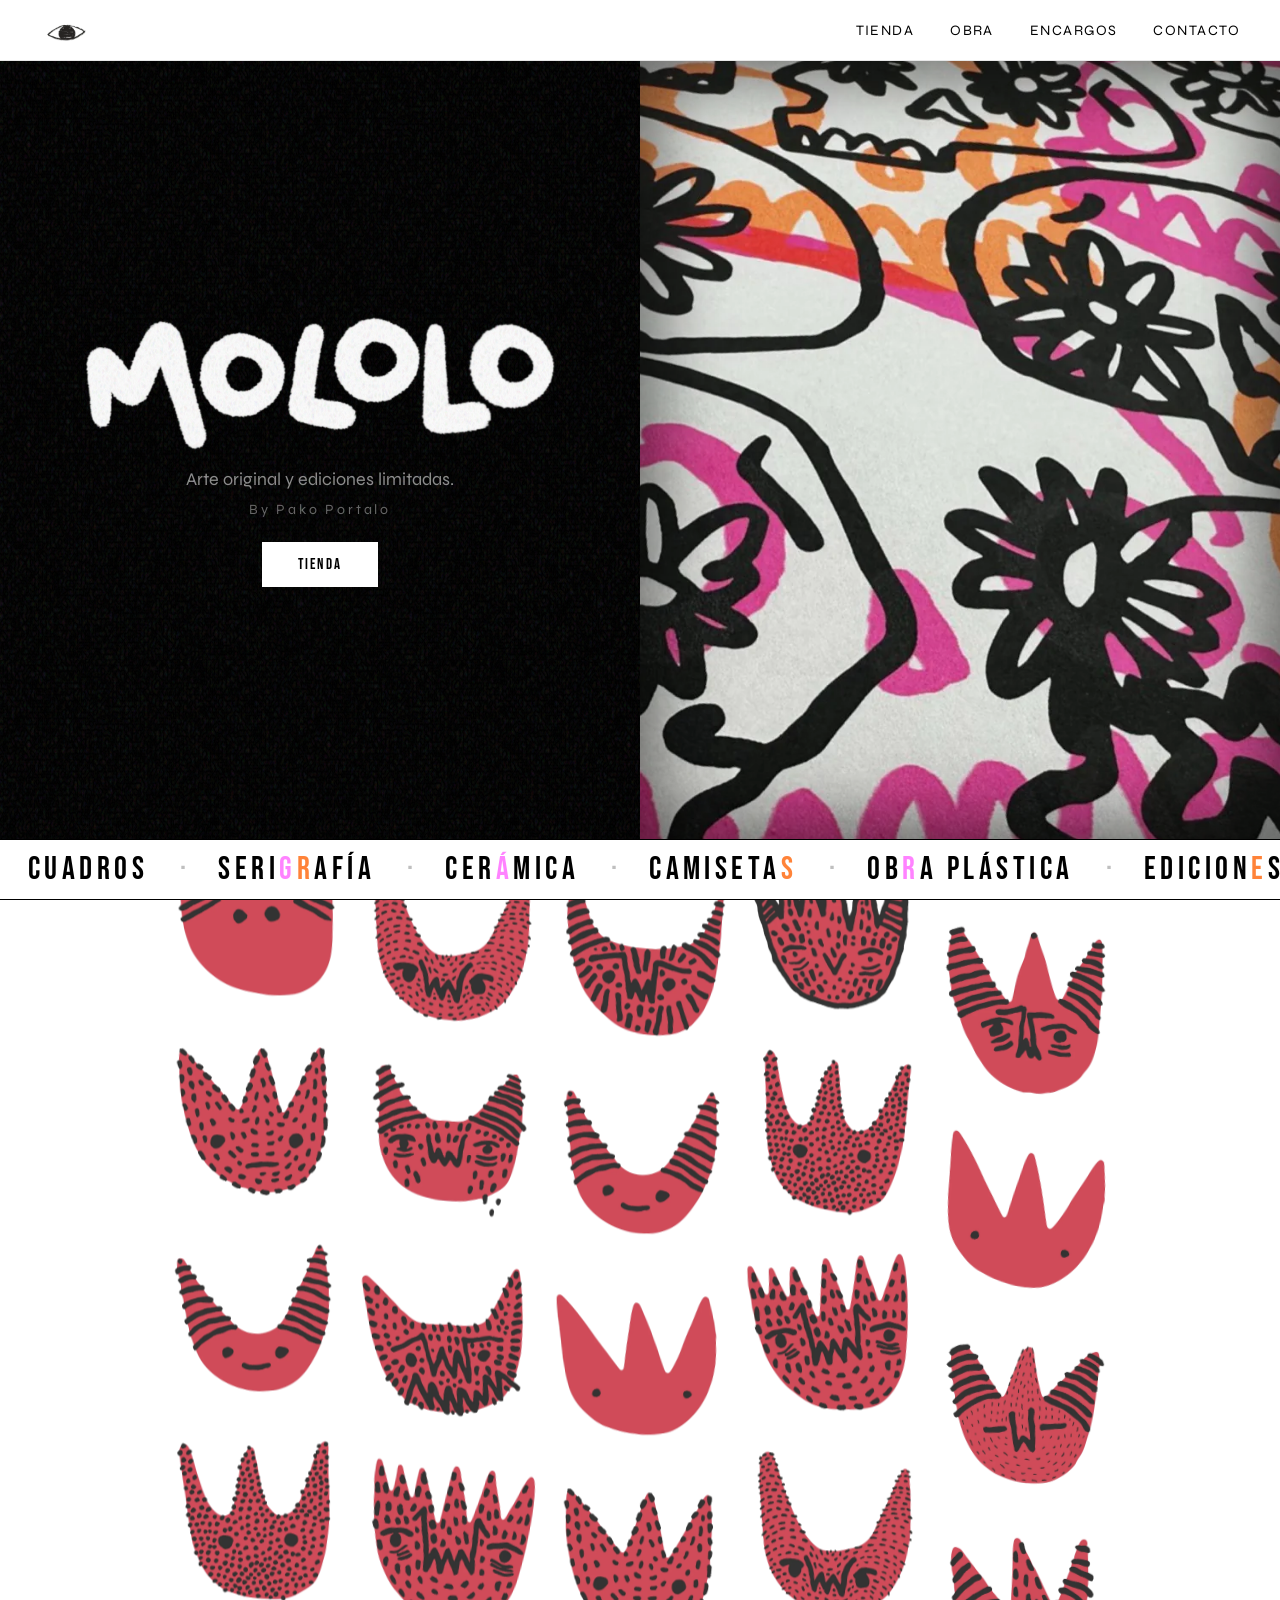
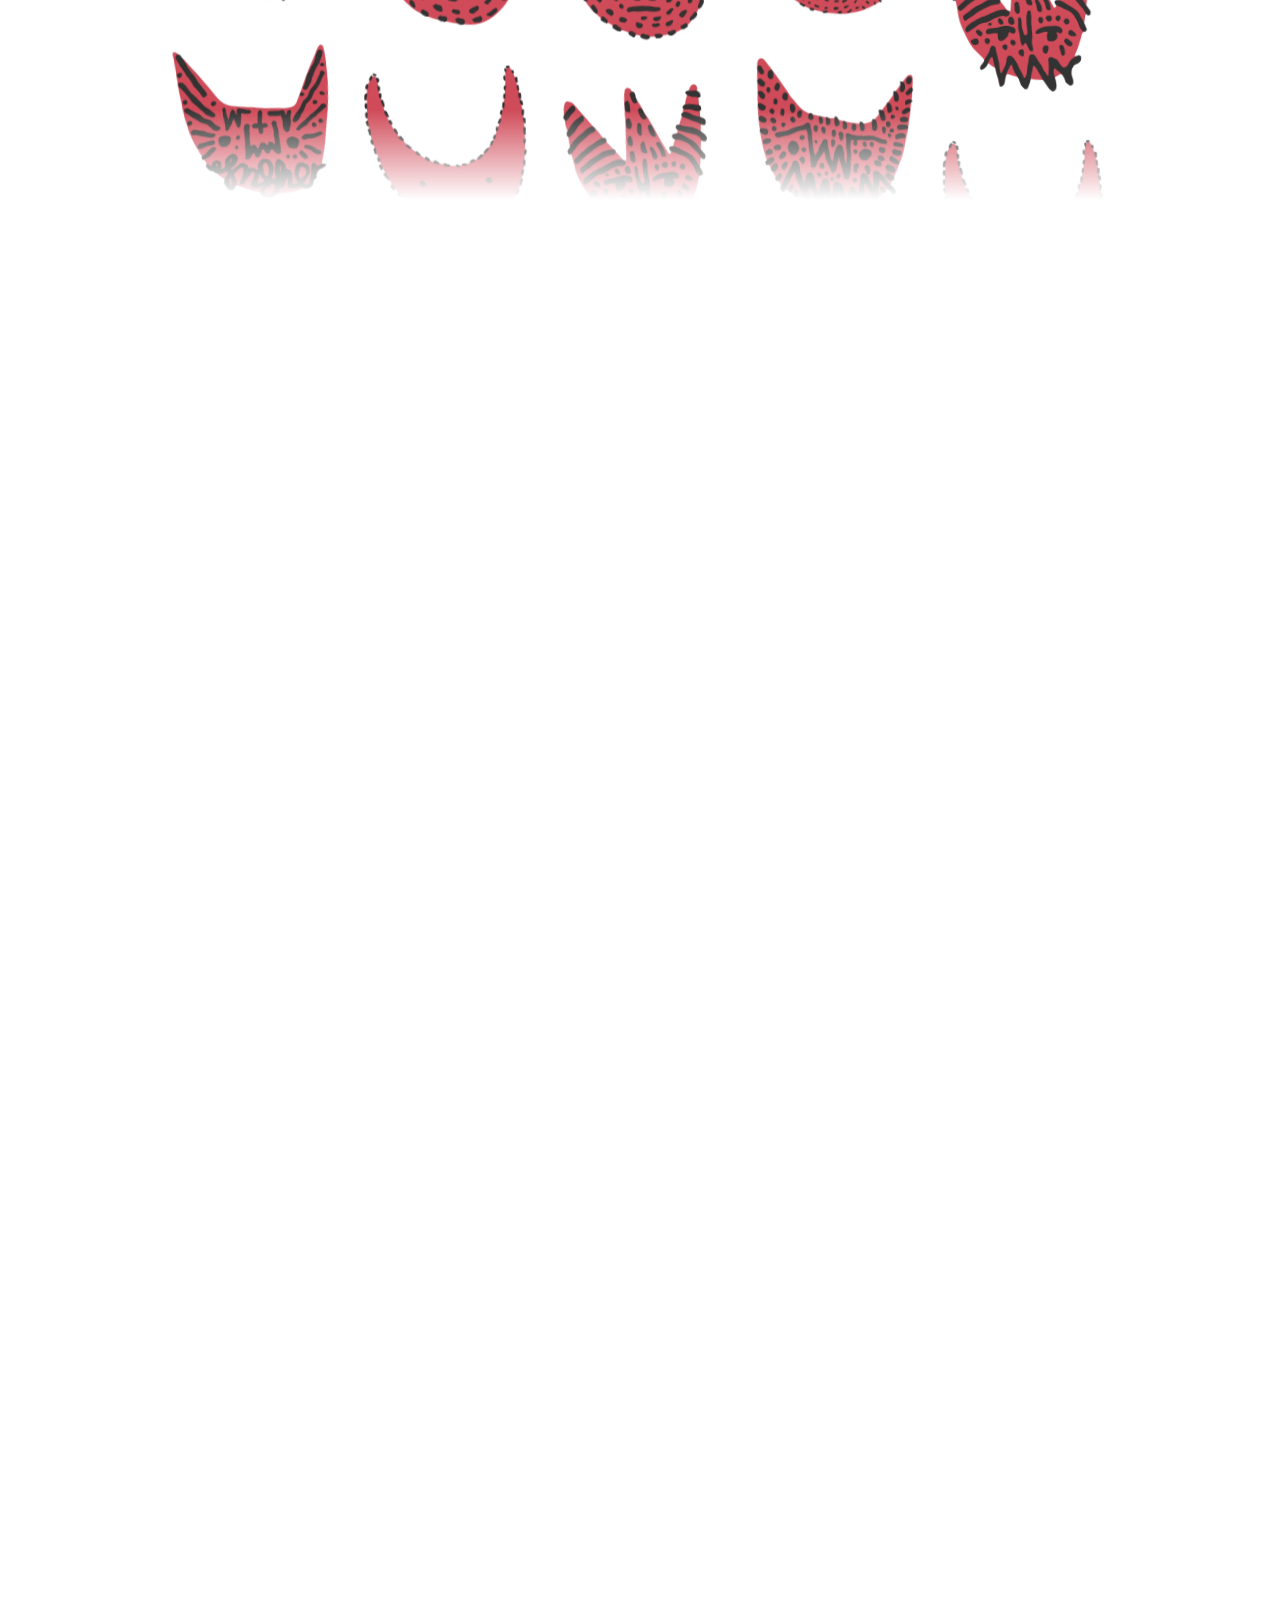
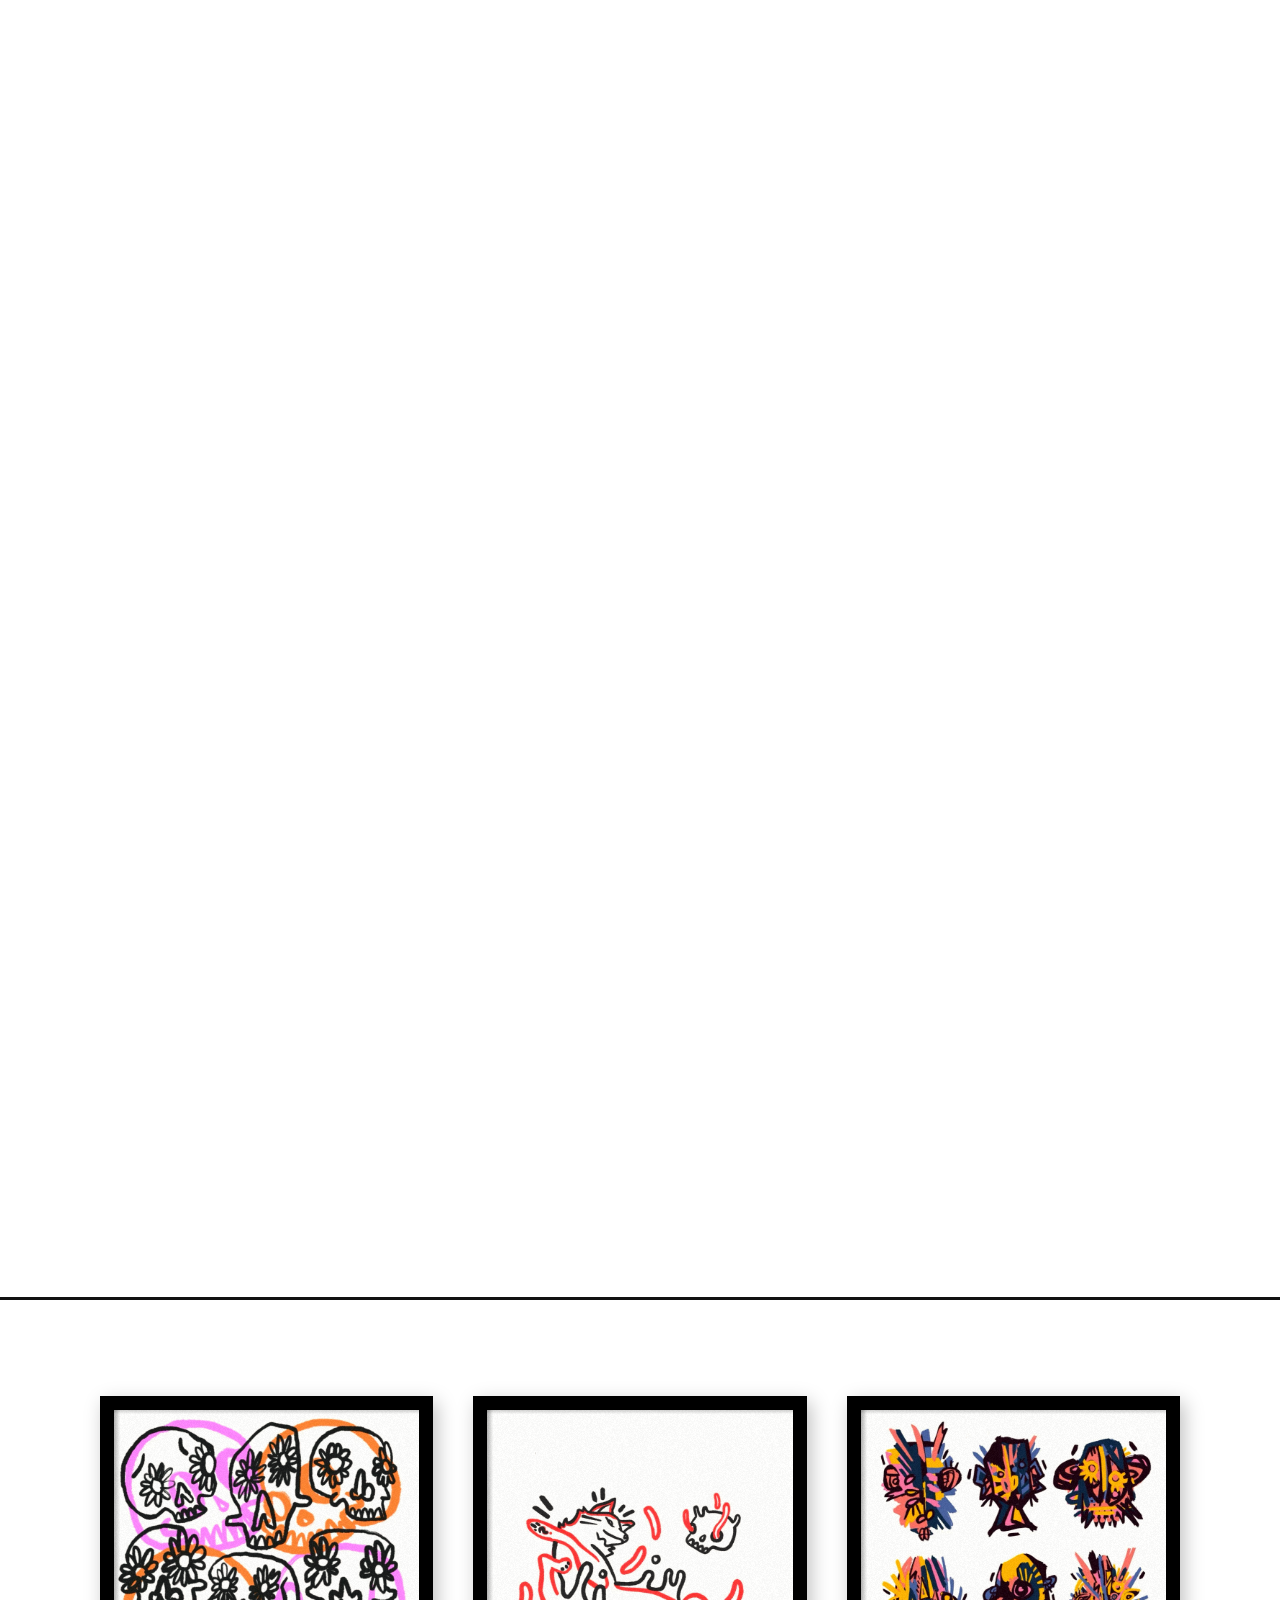
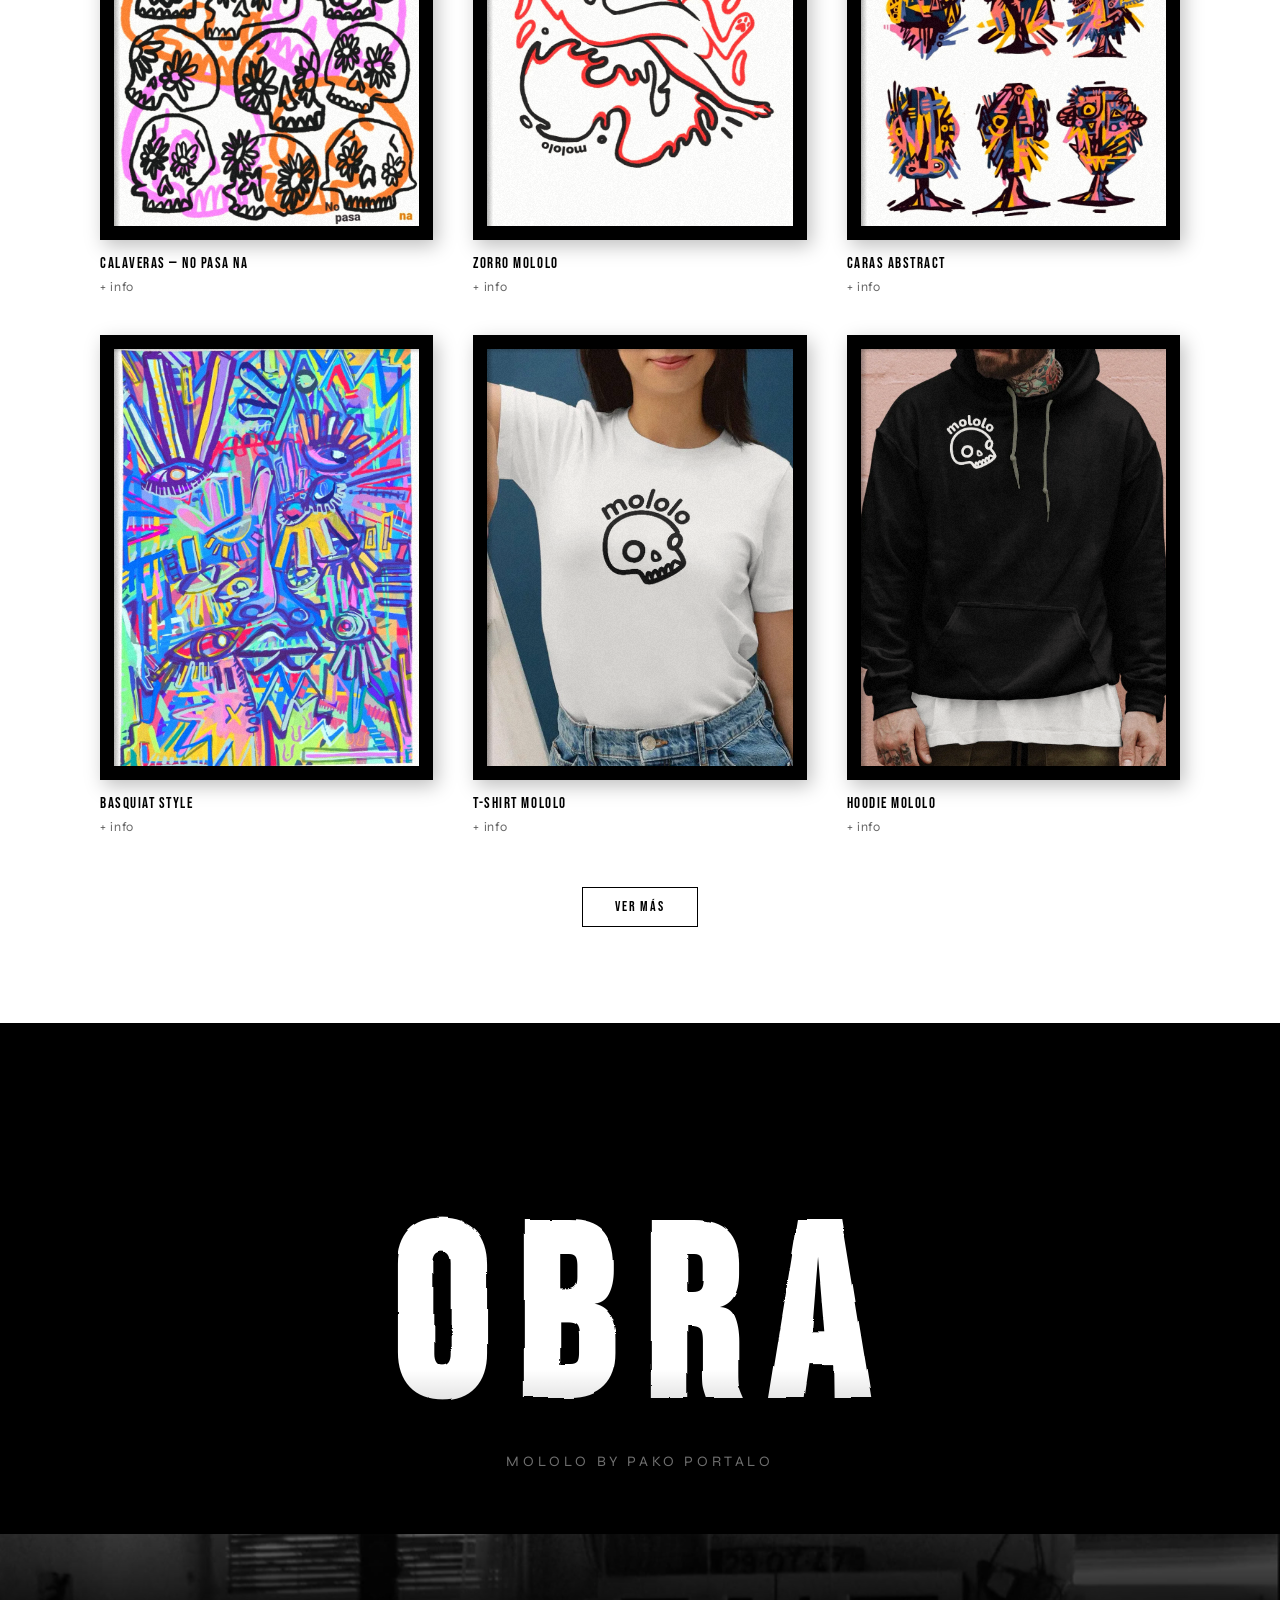
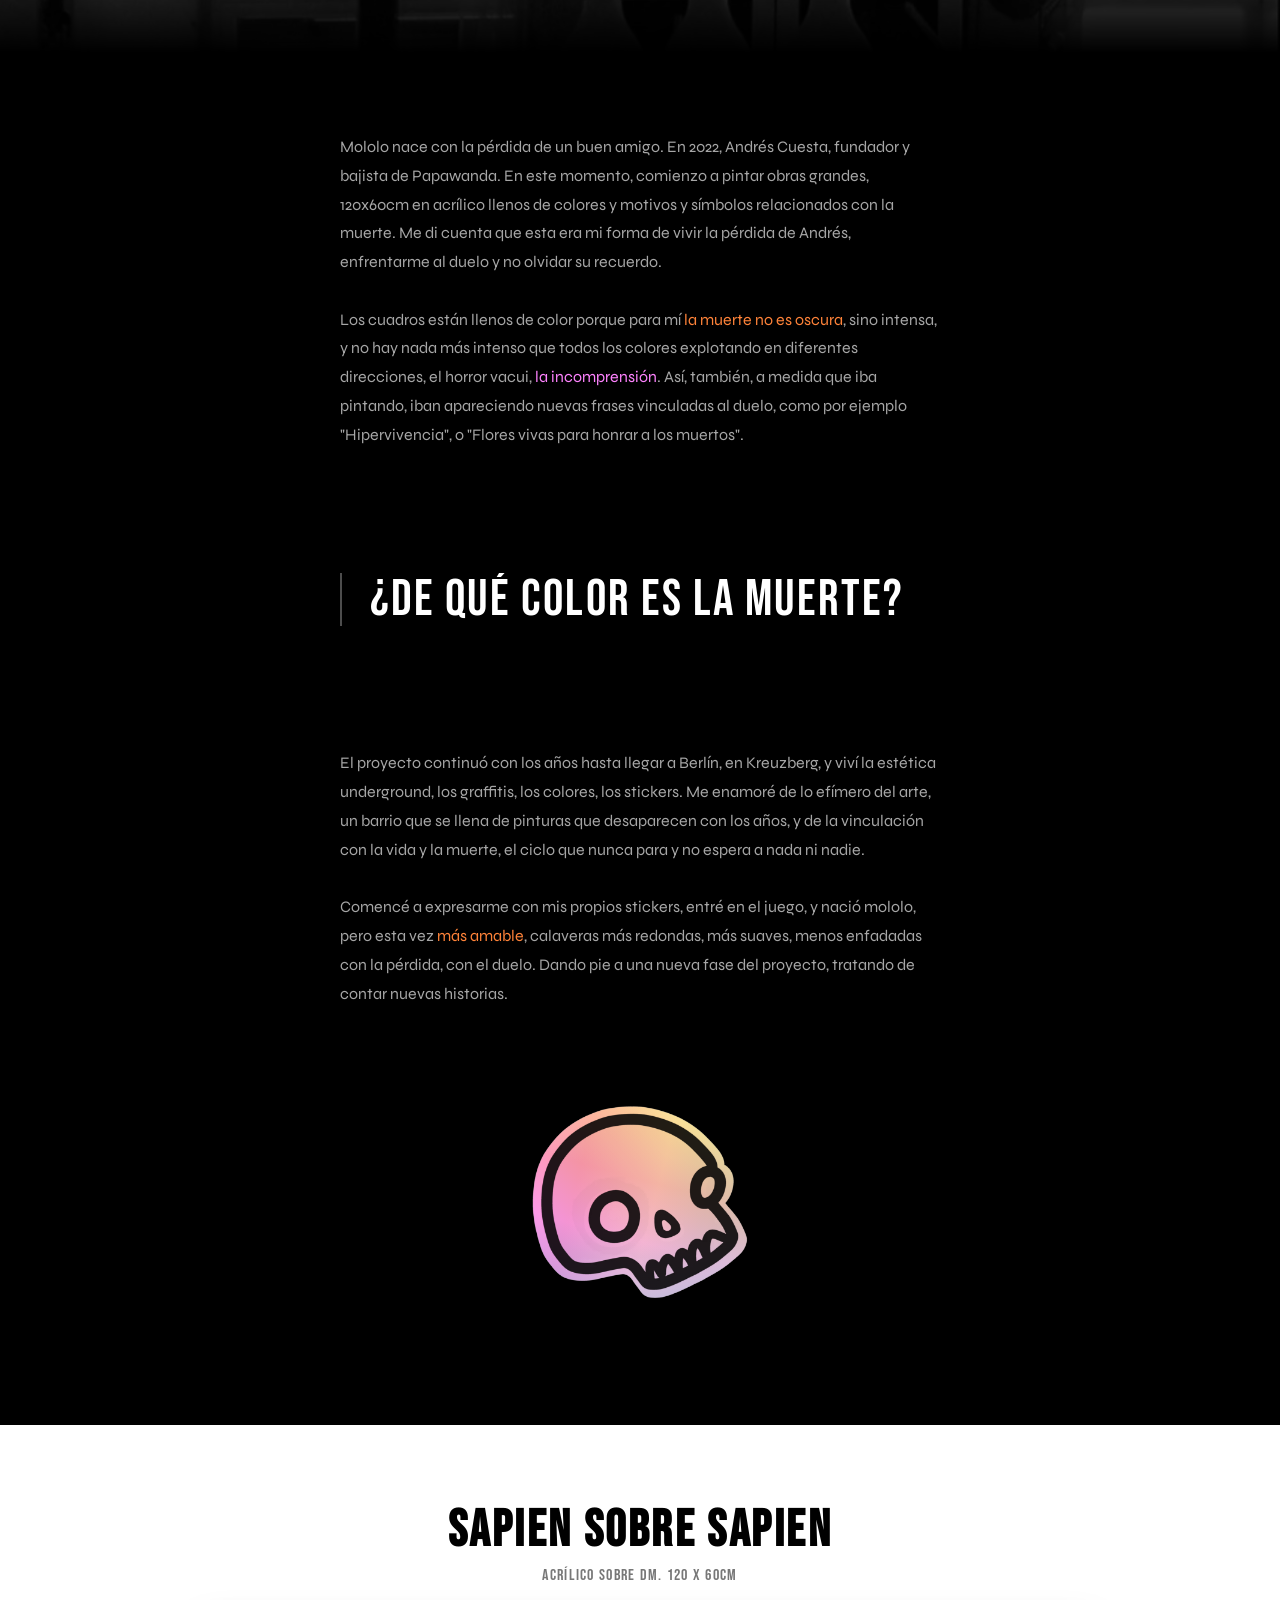
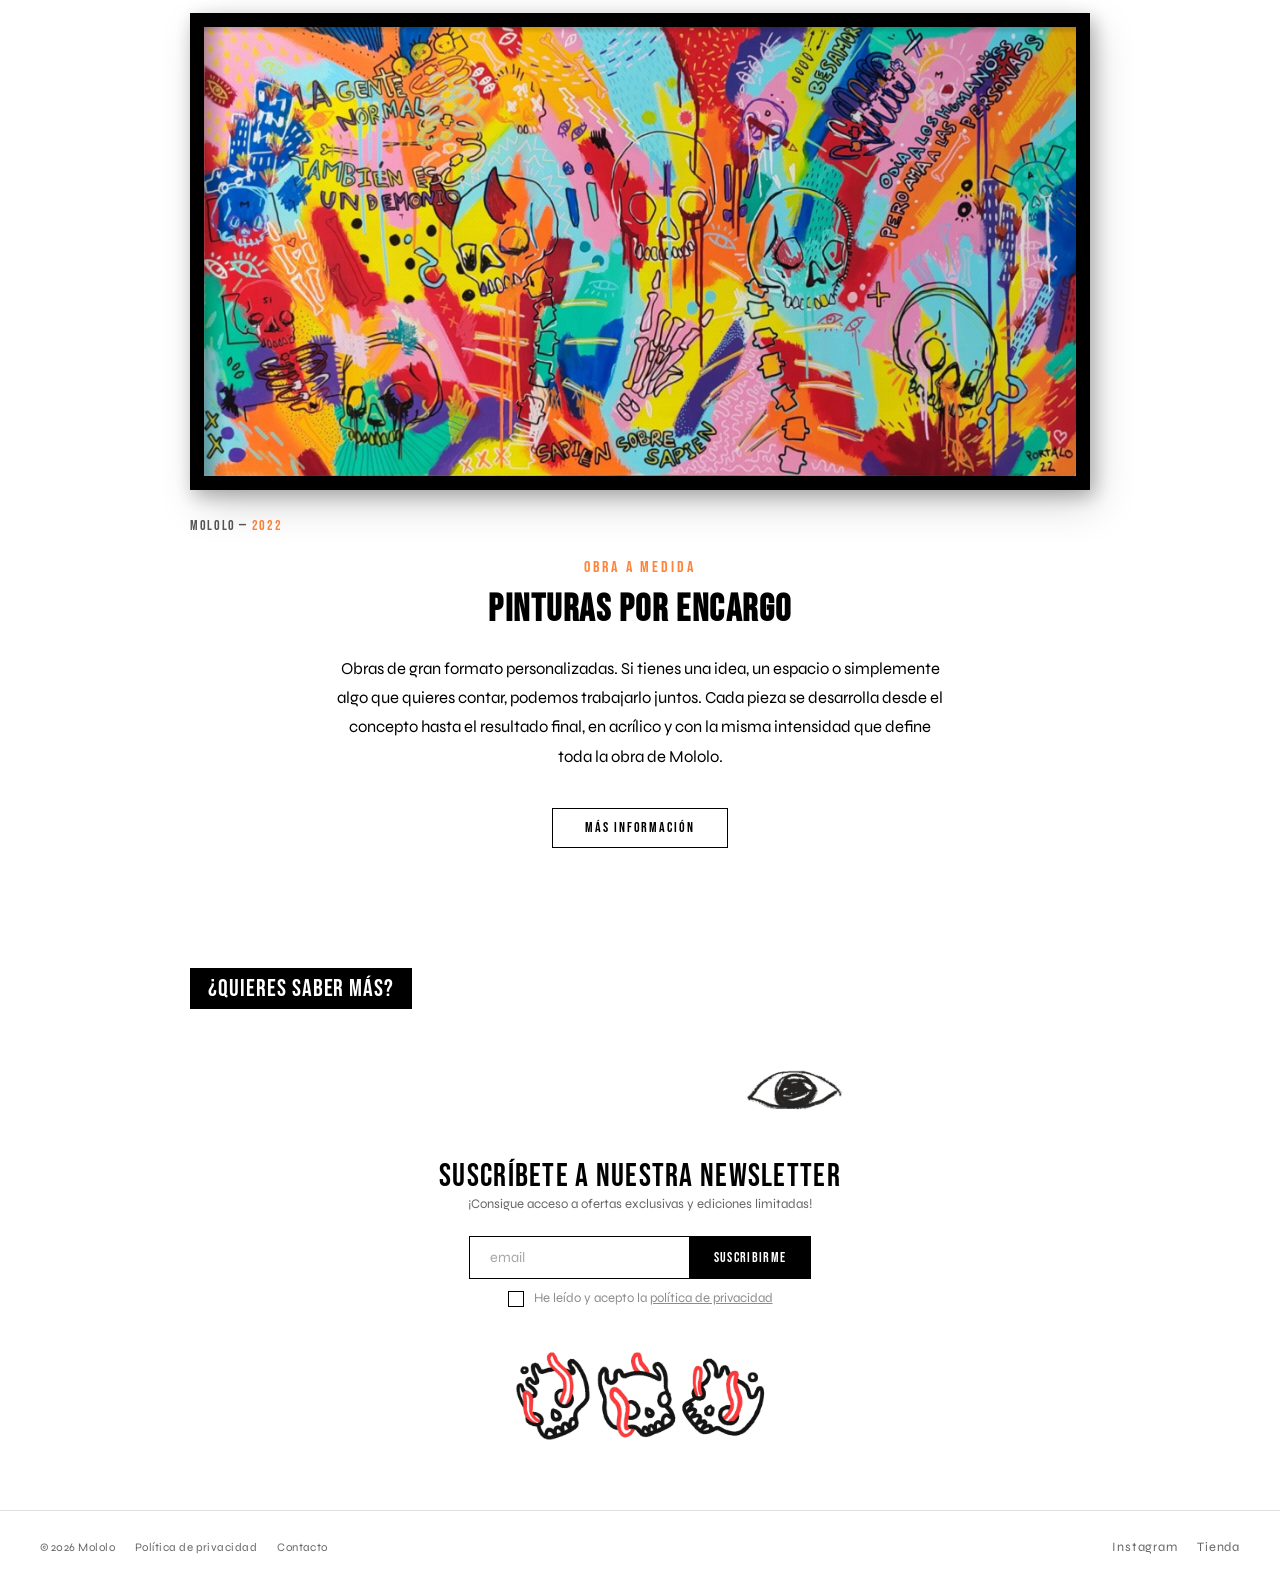
<file: index.html>
<!DOCTYPE html>
<html lang="es">
<head>
  <meta charset="UTF-8">
  <meta name="viewport" content="width=device-width, initial-scale=1.0">
  <title>Mololo — Arte original y ediciones limitadas</title>
  <meta name="description" content="Mololo — Cuadros, serigrafías, cerámica y más. Obras de arte del artista Pako Portalo.">
  <link rel="canonical" href="https://mololo.es/">
  <link rel="icon" type="image/png" href="assets/icons/favicon.png">
  <link rel="apple-touch-icon" href="apple-touch-icon.png">
  <link rel="manifest" href="manifest.json">

  <!-- Open Graph / WhatsApp -->
  <meta property="og:type" content="website">
  <meta property="og:title" content="Mololo — Arte original y ediciones limitadas">
  <meta property="og:description" content="Cuadros, láminas y ediciones limitadas de Mololo by Pako Portalo.">
  <meta property="og:image" content="https://mololo.es/assets/images/hero/hero.webp">
  <meta property="og:url" content="https://mololo.es/">
  <meta name="twitter:card" content="summary_large_image">
  <meta name="twitter:image" content="https://mololo.es/assets/images/hero/hero.webp">
  <meta name="theme-color" content="#111111">
  <link rel="preconnect" href="https://fonts.googleapis.com">
  <link rel="preconnect" href="https://fonts.gstatic.com" crossorigin>
  <link href="https://fonts.googleapis.com/css2?family=Bebas+Neue&family=Syne:wght@400;500;600&display=swap" rel="stylesheet">
  <link rel="stylesheet" href="css/landing.css">
  <link rel="stylesheet" href="css/diablos-modulo.css">
  <link rel="stylesheet" href="css/diablo-popup.css"><!-- PRUEBA pop-up diablo -->

  <script defer src="https://cloud.umami.is/script.js" data-website-id="9700ddec-756a-4a97-9a9a-986074185c9a"></script>
  <script type="application/ld+json">
  {
    "@context": "https://schema.org",
    "@type": "Person",
    "name": "Pako Portalo",
    "alternateName": "Mololo",
    "url": "https://mololo.es",
    "image": "https://mololo.es/assets/images/hero/hero.webp",
    "description": "Artista plástico. Cuadros, serigrafías, cerámica y ediciones limitadas.",
    "sameAs": [
      "https://www.instagram.com/mololo.es/",
      "https://shop.mololo.es"
    ],
    "hasOfferCatalog": {
      "@type": "OfferCatalog",
      "name": "Tienda Mololo",
      "url": "https://shop.mololo.es"
    }
  }
  </script>
</head>
<body>

  <!-- SVG filters -->
  <svg style="position:absolute;width:0;height:0;overflow:hidden">
    <defs>
      <!-- Filtro wavy animado sin cursor (mobile) -->
      <filter id="obra-turbulence-simple" x="-20%" y="-20%" width="140%" height="140%">
        <feTurbulence type="turbulence" baseFrequency="0.012 0.008" numOctaves="3" seed="5">
          <animate attributeName="baseFrequency"
            values="0.012 0.008; 0.014 0.010; 0.011 0.007; 0.013 0.009; 0.012 0.008"
            dur="8s" repeatCount="indefinite" calcMode="linear"/>
        </feTurbulence>
        <feDisplacementMap in="SourceGraphic" scale="4" xChannelSelector="R" yChannelSelector="G"/>
      </filter>

      <filter id="obra-turbulence" x="-50%" y="-50%" width="200%" height="200%">
        <!-- Respiración idle -->
        <feTurbulence type="turbulence" baseFrequency="0.012 0.008" numOctaves="3" seed="5" result="noise">
          <animate attributeName="baseFrequency"
            values="0.012 0.008; 0.014 0.010; 0.011 0.007; 0.013 0.009; 0.012 0.008"
            dur="8s" repeatCount="indefinite" calcMode="linear"/>
        </feTurbulence>
        <feDisplacementMap in="SourceGraphic" in2="noise" scale="4"
          xChannelSelector="R" yChannelSelector="G" result="breathed"/>
        <!-- Cursor local -->
        <feFlood flood-color="#808080" result="neutral"/>
        <feImage id="obra-cursor-map" result="cursorGradient"
          href="data:image/svg+xml,%3Csvg xmlns='http://www.w3.org/2000/svg' width='300' height='300'%3E%3CradialGradient id='g' cx='50%25' cy='50%25' r='50%25'%3E%3Cstop offset='0%25' stop-color='%23ff8080'/%3E%3Cstop offset='100%25' stop-color='%23808080' stop-opacity='0'/%3E%3C/radialGradient%3E%3Crect width='300' height='300' fill='url(%23g)'/%3E%3C/svg%3E"
          x="-9999" y="-9999" width="300" height="300"/>
        <feComposite in="cursorGradient" in2="neutral" operator="over" result="cursorMap"/>
        <feDisplacementMap id="obra-cursor-disp" in="breathed" in2="cursorMap"
          scale="0" xChannelSelector="R" yChannelSelector="G"/>
      </filter>
    </defs>
  </svg>

  <!-- NAVBAR -->
  <nav>
    <span class="nav-greeting" id="nav-greeting"></span>
    <div class="nav-left">
      <div class="nav-eye-wrapper" id="nav-eye"></div>
      <a href="index.html"><img class="nav-logo" src="assets/images/hero/mololo-logo-hero.webp" alt="MOLOLO"></a>
    </div>
    <div class="nav-links">
      <a href="https://shop.mololo.es" target="_blank" rel="noopener">TIENDA</a>
      <a href="#artista">OBRA</a>
      <a href="#encargos">ENCARGOS</a>
      <a href="contacto.html">CONTACTO</a>
    </div>
    <button class="nav-hamburger" id="nav-hamburger" aria-label="Menú">
      <span></span><span></span><span></span>
    </button>
  </nav>

  <!-- Menú móvil desplegable -->
  <div class="nav-mobile-menu" id="nav-mobile-menu">
    <a href="https://shop.mololo.es" target="_blank" rel="noopener">TIENDA</a>
    <a href="#artista">OBRA</a>
    <a href="#encargos">ENCARGOS</a>
    <a href="contacto.html">CONTACTO</a>
  </div>

  <main>

    <!-- MÓDULO 1: HERO -->
    <section class="hero">
      <h1 class="visually-hidden">Mololo by Pako Portalo — Arte original y ediciones limitadas</h1>
      <div class="hero-split">
        <div class="hero-left">
          <div class="logo-sprite">
            <img src="assets/images/hero/mololo-logo-hero.webp" alt="MOLOLO">
          </div>
          <p class="hero-sub">Arte original y ediciones limitadas.</p>
          <p class="hero-by">By Pako Portalo</p>
          <a class="btn-tienda" href="https://shop.mololo.es" target="_blank" rel="noopener">TIENDA</a>
        </div>
        <div class="hero-right">
          <img src="assets/images/hero/hero.webp" alt="Obra de Mololo by Pako Portalo" fetchpriority="high">
        </div>
      </div>

      <!-- TICKER al fondo del hero -->
      <div class="ticker">
        <div class="ticker-track">
          <span class="ticker-item">CUADROS</span><span class="ticker-sep">·</span>
          <span class="ticker-item">SERI<span class="tk-p">G</span><span class="tk-o">R</span>AFÍA</span><span class="ticker-sep">·</span>
          <span class="ticker-item">CER<span class="tk-p">Á</span>MICA</span><span class="ticker-sep">·</span>
          <span class="ticker-item">CAMISETA<span class="tk-o">S</span></span><span class="ticker-sep">·</span>
          <span class="ticker-item">OB<span class="tk-p">R</span>A PLÁSTICA</span><span class="ticker-sep">·</span>
          <span class="ticker-item">EDICION<span class="tk-o">E</span>S LIMITADAS</span><span class="ticker-sep">·</span>
          <span class="ticker-item">TÉCNIC<span class="tk-o">A</span> MIXT<span class="tk-p">A</span></span><span class="ticker-sep">·</span>
          <span class="ticker-item">CUADROS</span><span class="ticker-sep">·</span>
          <span class="ticker-item">SERI<span class="tk-p">G</span><span class="tk-o">R</span>AFÍA</span><span class="ticker-sep">·</span>
          <span class="ticker-item">CER<span class="tk-p">Á</span>MICA</span><span class="ticker-sep">·</span>
          <span class="ticker-item">CAMISETA<span class="tk-o">S</span></span><span class="ticker-sep">·</span>
          <span class="ticker-item">OB<span class="tk-p">R</span>A PLÁSTICA</span><span class="ticker-sep">·</span>
          <span class="ticker-item">EDICION<span class="tk-o">E</span>S LIMITADAS</span><span class="ticker-sep">·</span>
          <span class="ticker-item">TÉCNIC<span class="tk-o">A</span> MIXT<span class="tk-p">A</span></span><span class="ticker-sep">·</span>
        </div>
      </div>
    </section>

    <!-- MÓDULO 1.5: CADA CUAL CON SUS DIABLOS -->
    <section class="diablos-modulo" id="diablosModulo">
      <div class="diablos-pin">
        <div class="diablos-cinta">
          <div class="diablos-track diablos-track--outer-left"  id="colOuterLeft"></div>
          <div class="diablos-track diablos-track--left"        id="colLeft"></div>
          <div class="diablos-track diablos-track--center"      id="colCenter"></div>
          <div class="diablos-track diablos-track--right"       id="colRight"></div>
          <div class="diablos-track diablos-track--outer-right" id="colOuterRight"></div>
        </div>

        <div class="diablos-logo" id="diablosLogo">
          <div
            class="diablos-logo__mark"
            id="diablosLogoImg"
            role="img"
            aria-label="Cada cual con sus diablos"
          ></div>
          <a class="diablos-btn" href="https://shop.mololo.es/products/cada-cual-con-sus-diablos" target="_blank" rel="noopener">TIENDA</a>
        </div>
      </div>
    </section>

    <!-- MÓDULO 2: PRODUCTOS -->
    <section class="productos">
      <div class="productos-grid">
        <div class="producto-card">
          <div class="marco"><img src="assets/images/productos/calaveras-no-pasa-na.webp" alt="Calaveras No Pasa Na" loading="lazy"><div class="papel"></div></div>
          <span class="producto-nombre">CALAVERAS — NO PASA NA</span>
          <a class="producto-info" href="https://shop.mololo.es" target="_blank" rel="noopener">+ info</a>
        </div>
        <div class="producto-card">
          <div class="marco"><img src="assets/images/productos/zorro-calavera.webp" alt="Zorro Mololo" loading="lazy"><div class="papel"></div></div>
          <span class="producto-nombre">ZORRO MOLOLO</span>
          <a class="producto-info" href="https://shop.mololo.es" target="_blank" rel="noopener">+ info</a>
        </div>
        <div class="producto-card">
          <div class="marco"><img src="assets/images/productos/caras-abstract.webp" alt="Caras Abstract" loading="lazy"><div class="papel"></div></div>
          <span class="producto-nombre">CARAS ABSTRACT</span>
          <a class="producto-info" href="https://shop.mololo.es" target="_blank" rel="noopener">+ info</a>
        </div>
        <div class="producto-card">
          <div class="marco"><img src="assets/images/productos/basquiat-style.webp" alt="Basquiat Style" loading="lazy"><div class="papel"></div></div>
          <span class="producto-nombre">BASQUIAT STYLE</span>
          <a class="producto-info" href="https://shop.mololo.es" target="_blank" rel="noopener">+ info</a>
        </div>
        <div class="producto-card">
          <div class="marco"><img src="assets/images/productos/t-shirt-mololo.webp" alt="T-Shirt Mololo" loading="lazy"><div class="papel"></div></div>
          <span class="producto-nombre">T-SHIRT MOLOLO</span>
          <a class="producto-info" href="https://shop.mololo.es" target="_blank" rel="noopener">+ info</a>
        </div>
        <div class="producto-card">
          <div class="marco"><img src="assets/images/productos/hoodie-mololo.webp" alt="Hoodie Mololo" loading="lazy"><div class="papel"></div></div>
          <span class="producto-nombre">HOODIE MOLOLO</span>
          <a class="producto-info" href="https://shop.mololo.es" target="_blank" rel="noopener">+ info</a>
        </div>
      </div>
      <a class="btn-ver-mas" href="https://shop.mololo.es" target="_blank" rel="noopener">VER MÁS</a>
    </section>

    <!-- MÓDULO 3: EL ARTISTA -->
    <section class="artista" id="artista">

      <div class="artista-header">
        <img src="assets/images/obra/san-raimundo-pintura.webp" alt="Pako Portalo pintando" loading="lazy">
        <div class="artista-header-overlay">
          <div class="artista-header-titulo">
            <h2 tabindex="0">OBRA</h2>
            <span class="artista-by">Mololo by Pako Portalo</span>
          </div>
        </div>
      </div>

      <div class="artista-body">
        <p tabindex="0"><span class="il-candidate" data-zone="a">Mololo</span> nace con la pérdida de un buen amigo. En 2022, <span class="il-candidate" data-zone="a">Andrés Cuesta</span>, fundador y bajista de <span class="il-candidate" data-zone="a">Papawanda</span>. En este momento, <span class="il-candidate" data-zone="a">comienzo a pintar</span> obras grandes, 120x60cm en acrílico llenos de colores y motivos y símbolos relacionados con <span class="il-candidate" data-zone="a">la muerte</span>. Me di cuenta que esta era mi forma de <span class="il-candidate" data-zone="a">vivir la pérdida</span> de Andrés, enfrentarme al duelo y <span class="il-candidate" data-zone="a">no olvidar</span> su recuerdo.</p>

        <p>Los cuadros están llenos de color porque para mí <span class="il-candidate" data-zone="a">la muerte no es oscura</span>, sino intensa, y no hay nada más intenso que todos los colores explotando en diferentes direcciones, el <span class="il-candidate" data-zone="a">horror vacui</span>, <span class="il-candidate" data-zone="a">la incomprensión</span>. Así, también, a medida que iba pintando, iban apareciendo nuevas frases <span class="il-candidate" data-zone="a">vinculadas al duelo</span>, como por ejemplo <span class="il-candidate" data-zone="a">"Hipervivencia"</span>, o <span class="il-candidate" data-zone="a">"Flores vivas para honrar a los muertos"</span>.</p>

        <div class="artista-pull-quote" tabindex="0">¿De qué color es la muerte?</div>

        <p tabindex="0">El proyecto continuó con los años hasta llegar a <span class="il-candidate" data-zone="b">Berlín, en Kreuzberg</span>, y viví la estética <span class="il-candidate" data-zone="b">underground</span>, los <span class="il-candidate" data-zone="b">graffitis</span>, los colores, los <span class="il-candidate" data-zone="b">stickers</span>. Me enamoré de <span class="il-candidate" data-zone="b">lo efímero</span> del arte, un barrio que se llena de pinturas que desaparecen con los años, y de <span class="il-candidate" data-zone="b">la vinculación</span> con <span class="il-candidate" data-zone="b">la vida</span> y <span class="il-candidate" data-zone="b">la muerte</span>, el ciclo que nunca para y no espera a nada ni nadie.</p>

        <p>Comencé a expresarme con mis propios stickers, entré en el juego, y <span class="il-candidate" data-zone="b">nació mololo</span>, pero esta vez <span class="il-candidate" data-zone="b">más amable</span>, calaveras más redondas, <span class="il-candidate" data-zone="b">más suaves</span>, <span class="il-candidate" data-zone="b">menos enfadadas</span> con la pérdida, con el duelo. Dando pie a una <span class="il-candidate" data-zone="b">nueva fase</span> del proyecto, tratando de contar <span class="il-candidate" data-zone="b">nuevas historias</span>.</p>

        <div class="artista-holo">
          <div id="artista-holo-card" tabindex="0"></div>
        </div>
      </div>

    </section>

    <!-- MÓDULO 4: CUADRO — Sapien sobre sapien -->
    <section class="cuadro-lupa" id="encargos">
      <canvas id="cuadro-lens-canvas" aria-hidden="true"></canvas>
      <div class="cuadro-lupa-inner">
        <div class="cuadro-lupa-header">
          <h2 class="cuadro-lupa-titulo">Sapien sobre sapien</h2>
          <p class="cuadro-lupa-sub">acrílico sobre DM. 120 x 60cm</p>
        </div>
        <div class="cuadro-marco" id="cuadro-marco" tabindex="0">
          <img id="cuadro-img" src="assets/images/cuadro-sapien.webp" alt="Sapien sobre sapien — Mololo" loading="lazy" width="2000" height="1029">
        </div>
        <div class="cuadro-lupa-footer">
          MOLOLO — <span>2022</span>
        </div>
      </div>
    </section>

    <!-- MÓDULO 5: ENCARGOS -->
    <section class="encargos">
      <span class="encargos-pretitulo">obra a medida</span>
      <h2 class="encargos-titulo" tabindex="0">Pinturas por encargo</h2>
      <p class="encargos-texto">Obras de gran formato personalizadas. Si tienes una idea, un espacio o simplemente algo que quieres contar, podemos trabajarlo juntos. Cada pieza se desarrolla desde el concepto hasta el resultado final, en acrílico y con la misma intensidad que define toda la obra de Mololo.</p>
      <a class="btn-ver-mas encargos-btn" href="https://shop.mololo.es" target="_blank" rel="noopener">MÁS INFORMACIÓN</a>
    </section>

    <!-- MÓDULO 6: NEWSLETTER -->
    <section class="newsletter">
      <div class="newsletter-wrapper">
      <span class="newsletter-pretitulo">¿quieres saber más?</span>
      <div class="newsletter-inner">
        <div class="newsletter-eye-wrapper" id="nl-eye-right"></div>
        <h3 class="newsletter-titulo">Suscríbete a nuestra newsletter</h3>
        <p class="newsletter-sub" id="nl-sub">¡Consigue acceso a ofertas exclusivas y ediciones limitadas!</p>
        <form class="newsletter-form" id="nl-form">
          <div class="nl-row">
            <input class="newsletter-input" type="email" name="EMAIL" placeholder="email" required>
            <div style="visibility:hidden;position:absolute;width:0;height:0;overflow:hidden;" aria-hidden="true"><input type="text" name="b_276dfd967b8cc6a77df406b2b_a4e99d727c" tabindex="-1" value=""></div>
            <button class="newsletter-submit" id="nl-submit" type="button">SUSCRIBIRME</button>
          </div>
          <label class="nl-consent">
            <input type="checkbox" id="nl-consent" name="consent">
            <span>He leído y acepto la <a href="politica-privacidad.html" target="_blank">política de privacidad</a></span>
          </label>
          <p class="nl-consent-error" id="nl-consent-error">Acepta la política de privacidad para continuar</p>
        </form>
        <p class="newsletter-ok" id="nl-ok" style="display:none;">¡Gracias! Te hemos añadido a la lista.</p>
        <img class="newsletter-calaveritas" src="assets/images/calaveritas.webp" alt="Calaveritas — Mololo" loading="lazy">
      </div>
      </div>
    </section>

  </main>

  <!-- FOOTER -->
  <footer>
    <div class="footer-legal">
      <span>© 2026 Mololo</span>
      <a href="politica-privacidad.html">Política de privacidad</a>
      <a href="contacto.html">Contacto</a>
    </div>
    <div class="footer-social">
      <a href="https://www.instagram.com/mololo.es/" target="_blank" rel="noopener">Instagram</a>
      <a href="https://shop.mololo.es" target="_blank" rel="noopener">Tienda</a>
    </div>
  </footer>

  <!-- SCRIPTS -->
  <script defer src="js/holographic-card.js"></script>
  <script defer src="js/eye-base.js"></script>
  <script defer src="js/tracker-eye.js"></script>
  <script defer src="js/absent-eye.js"></script>
  <script defer src="js/landing.js"></script>
  <script defer src="js/diablos-modulo.js"></script>
  <script defer src="js/diablo-popup.js"></script><!-- PRUEBA pop-up diablo -->
</body>
</html>
</file>
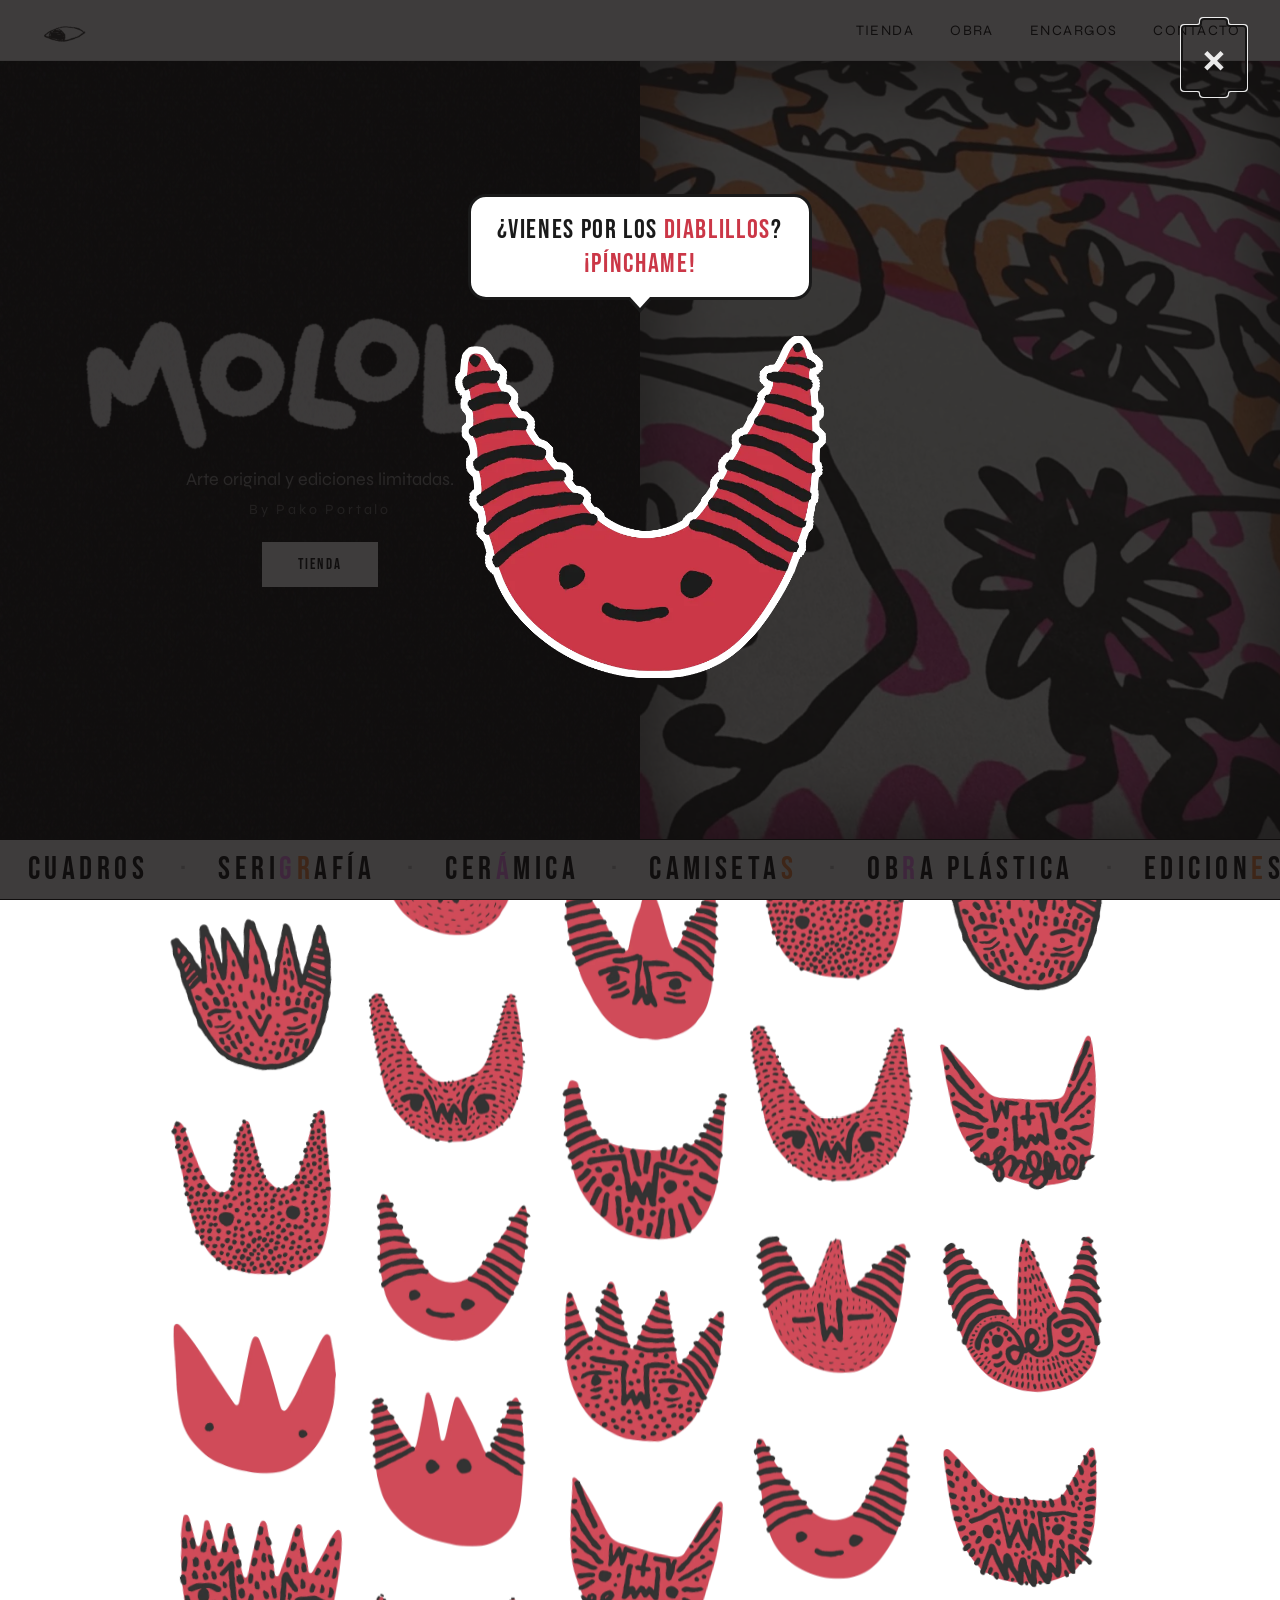
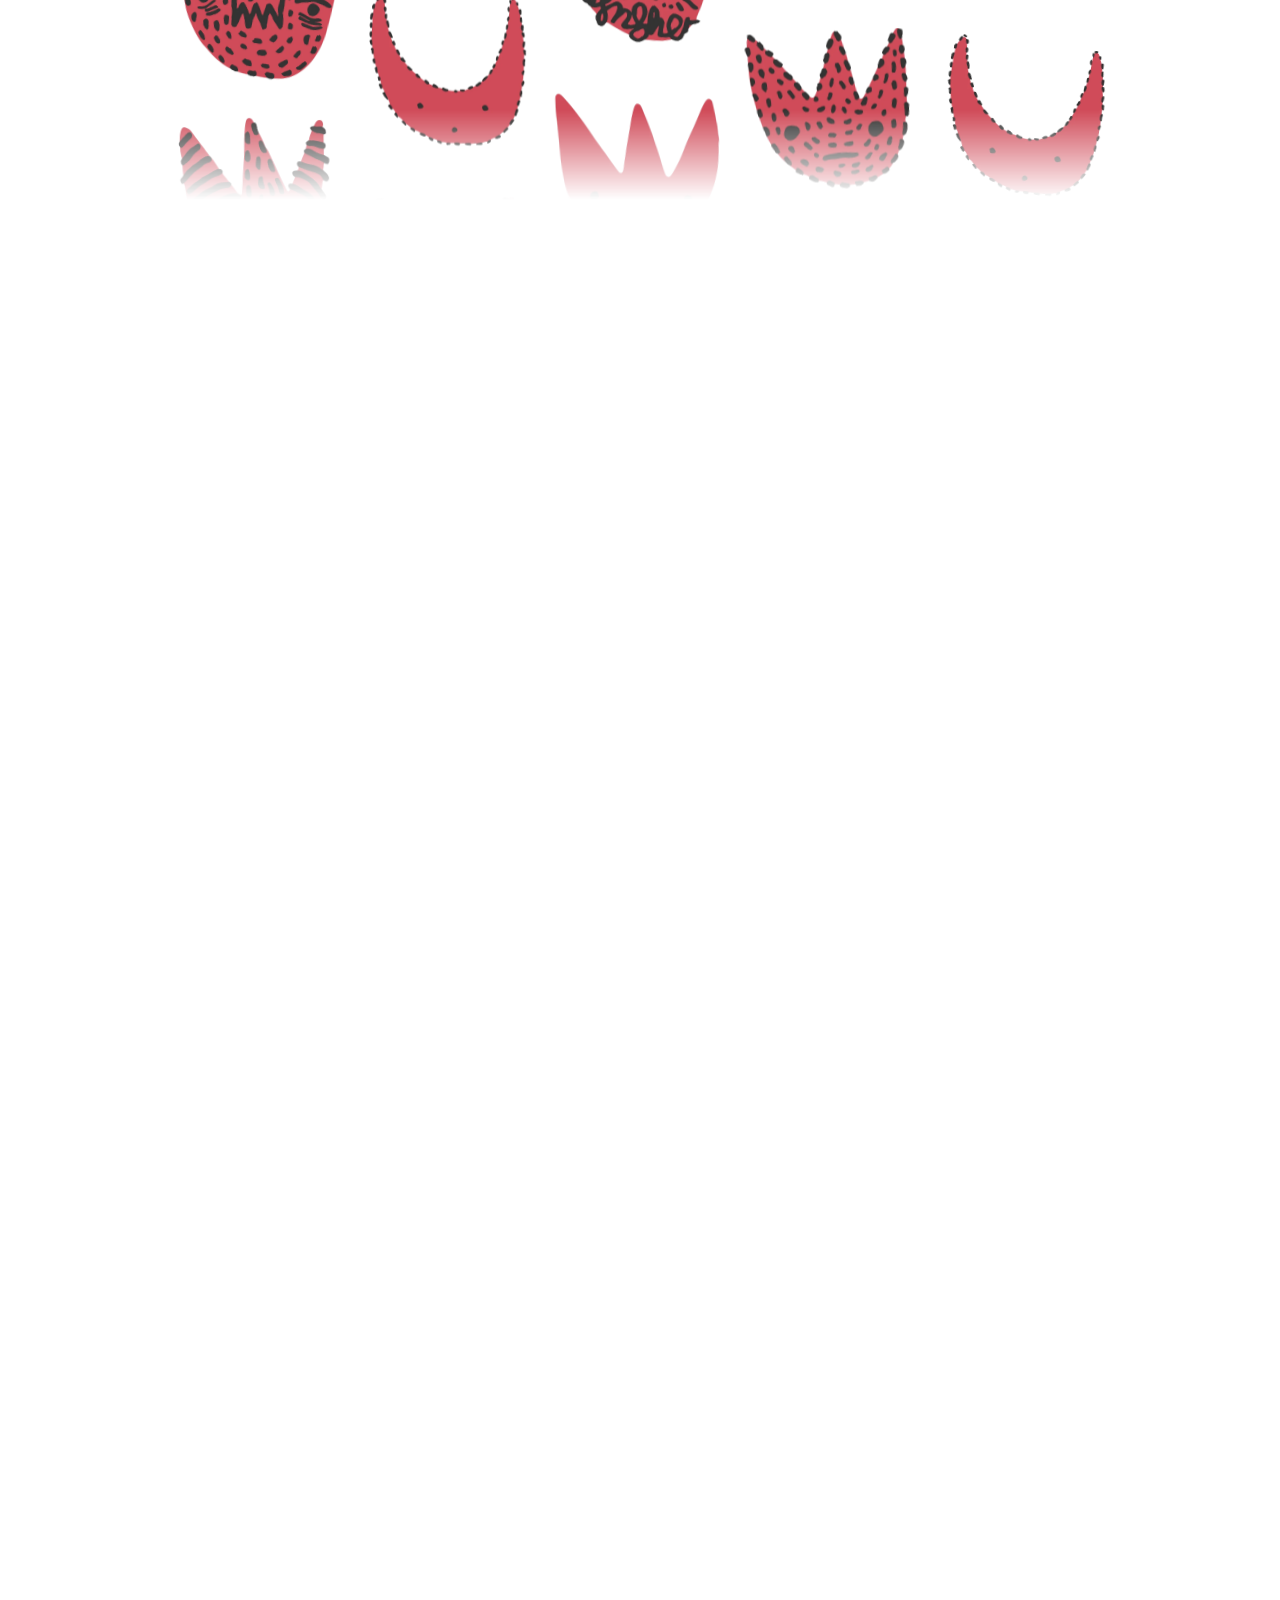
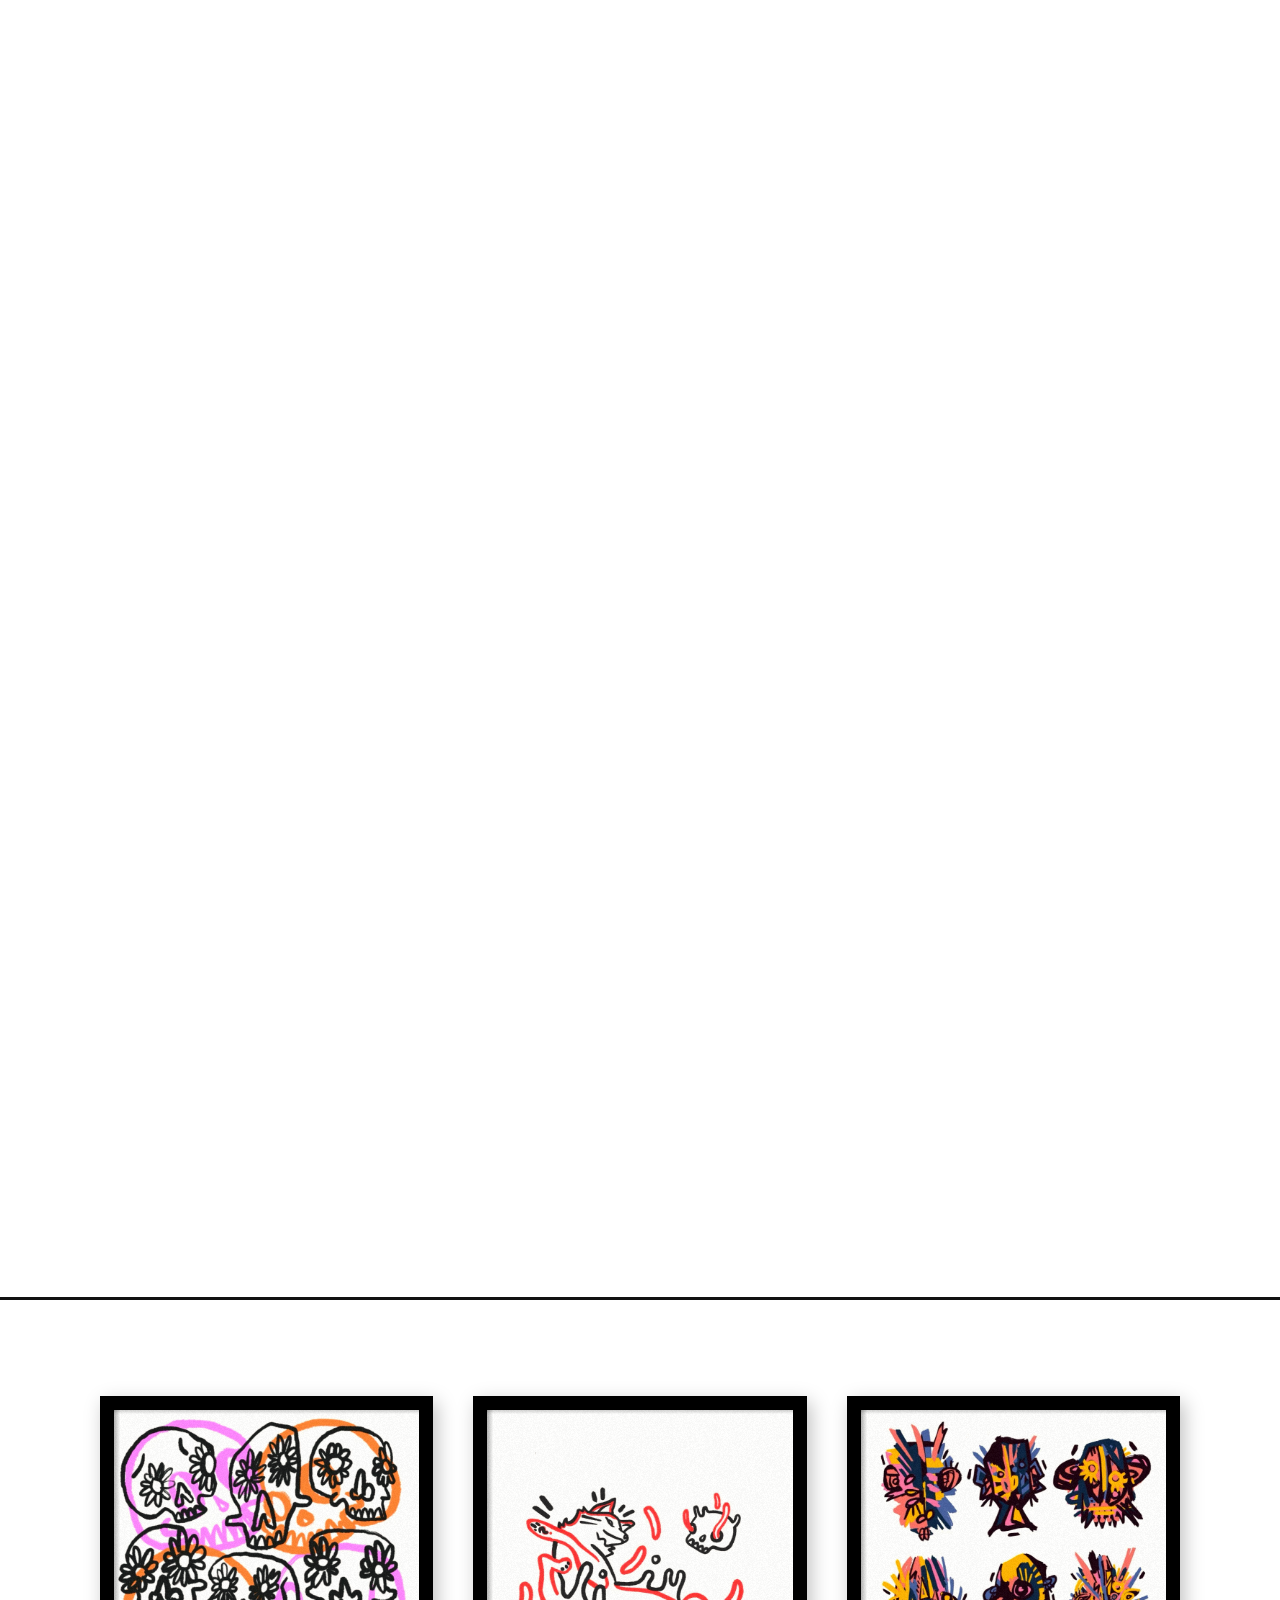
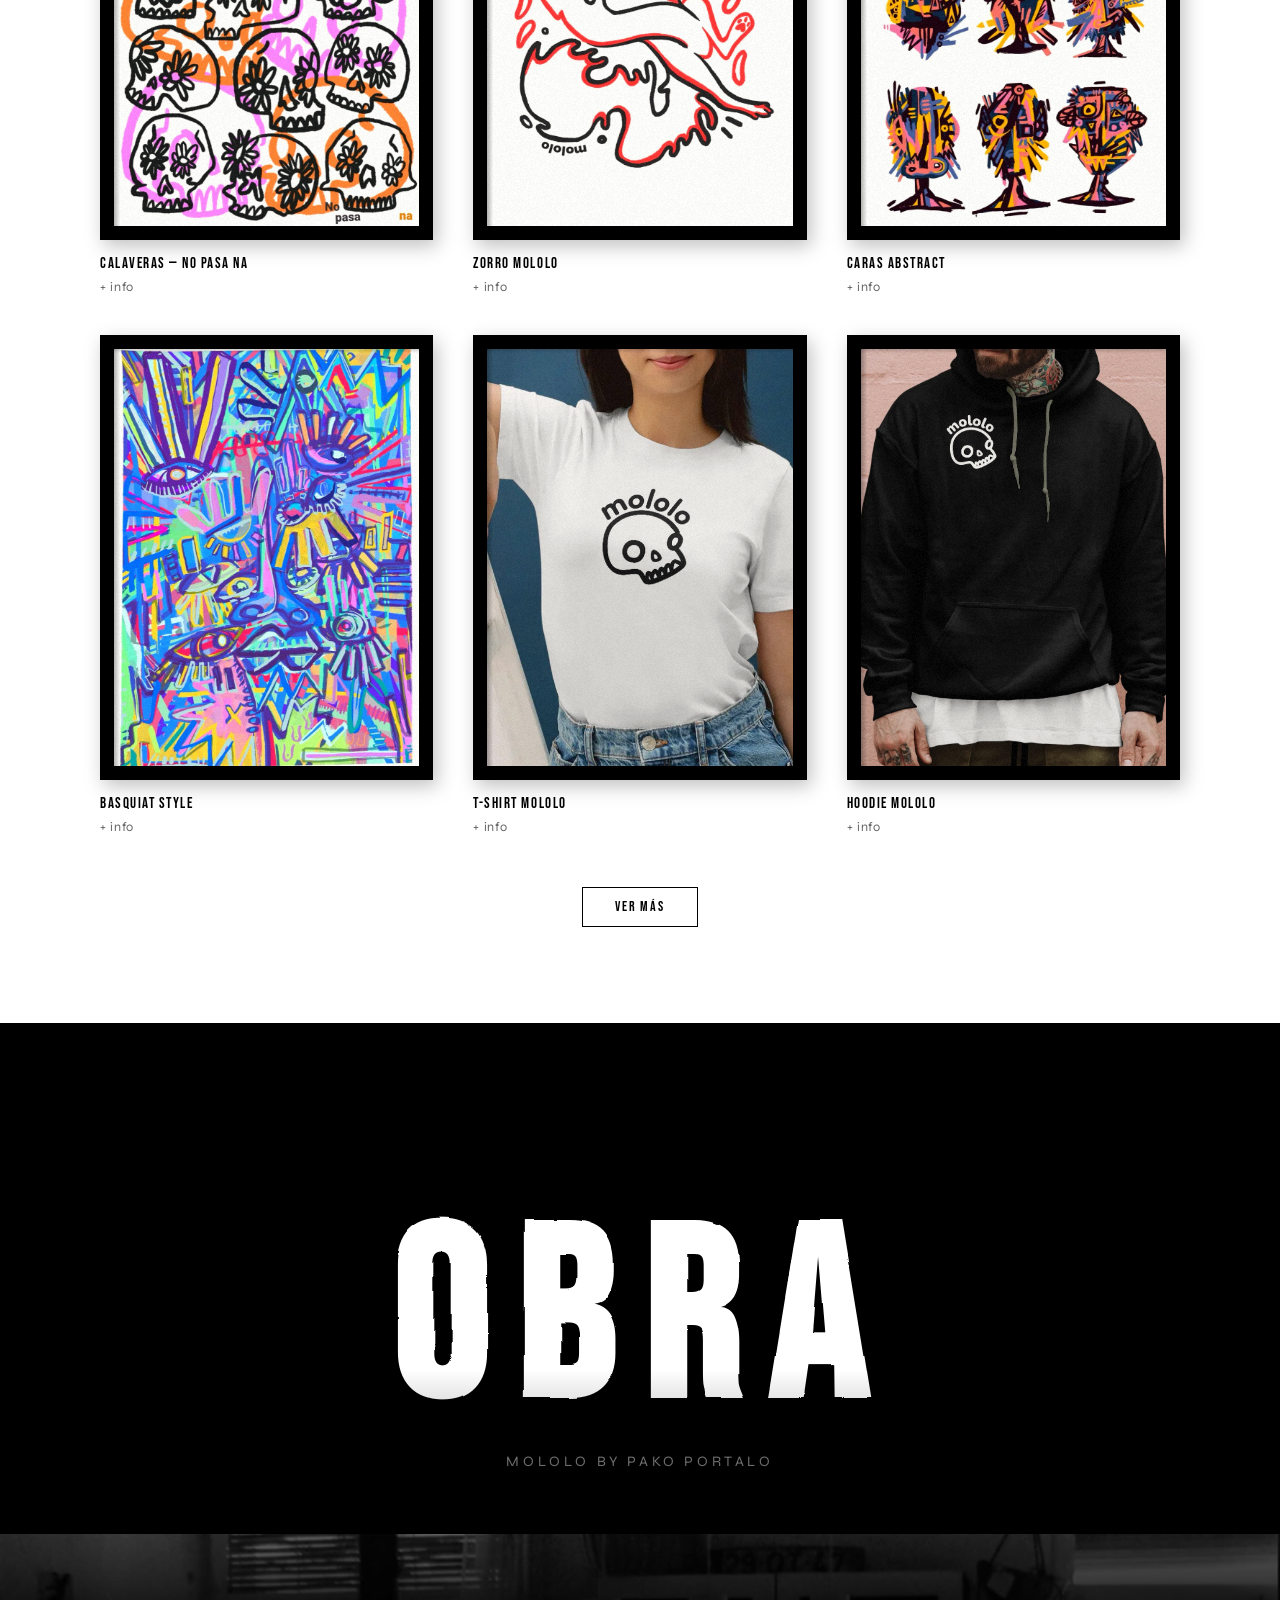
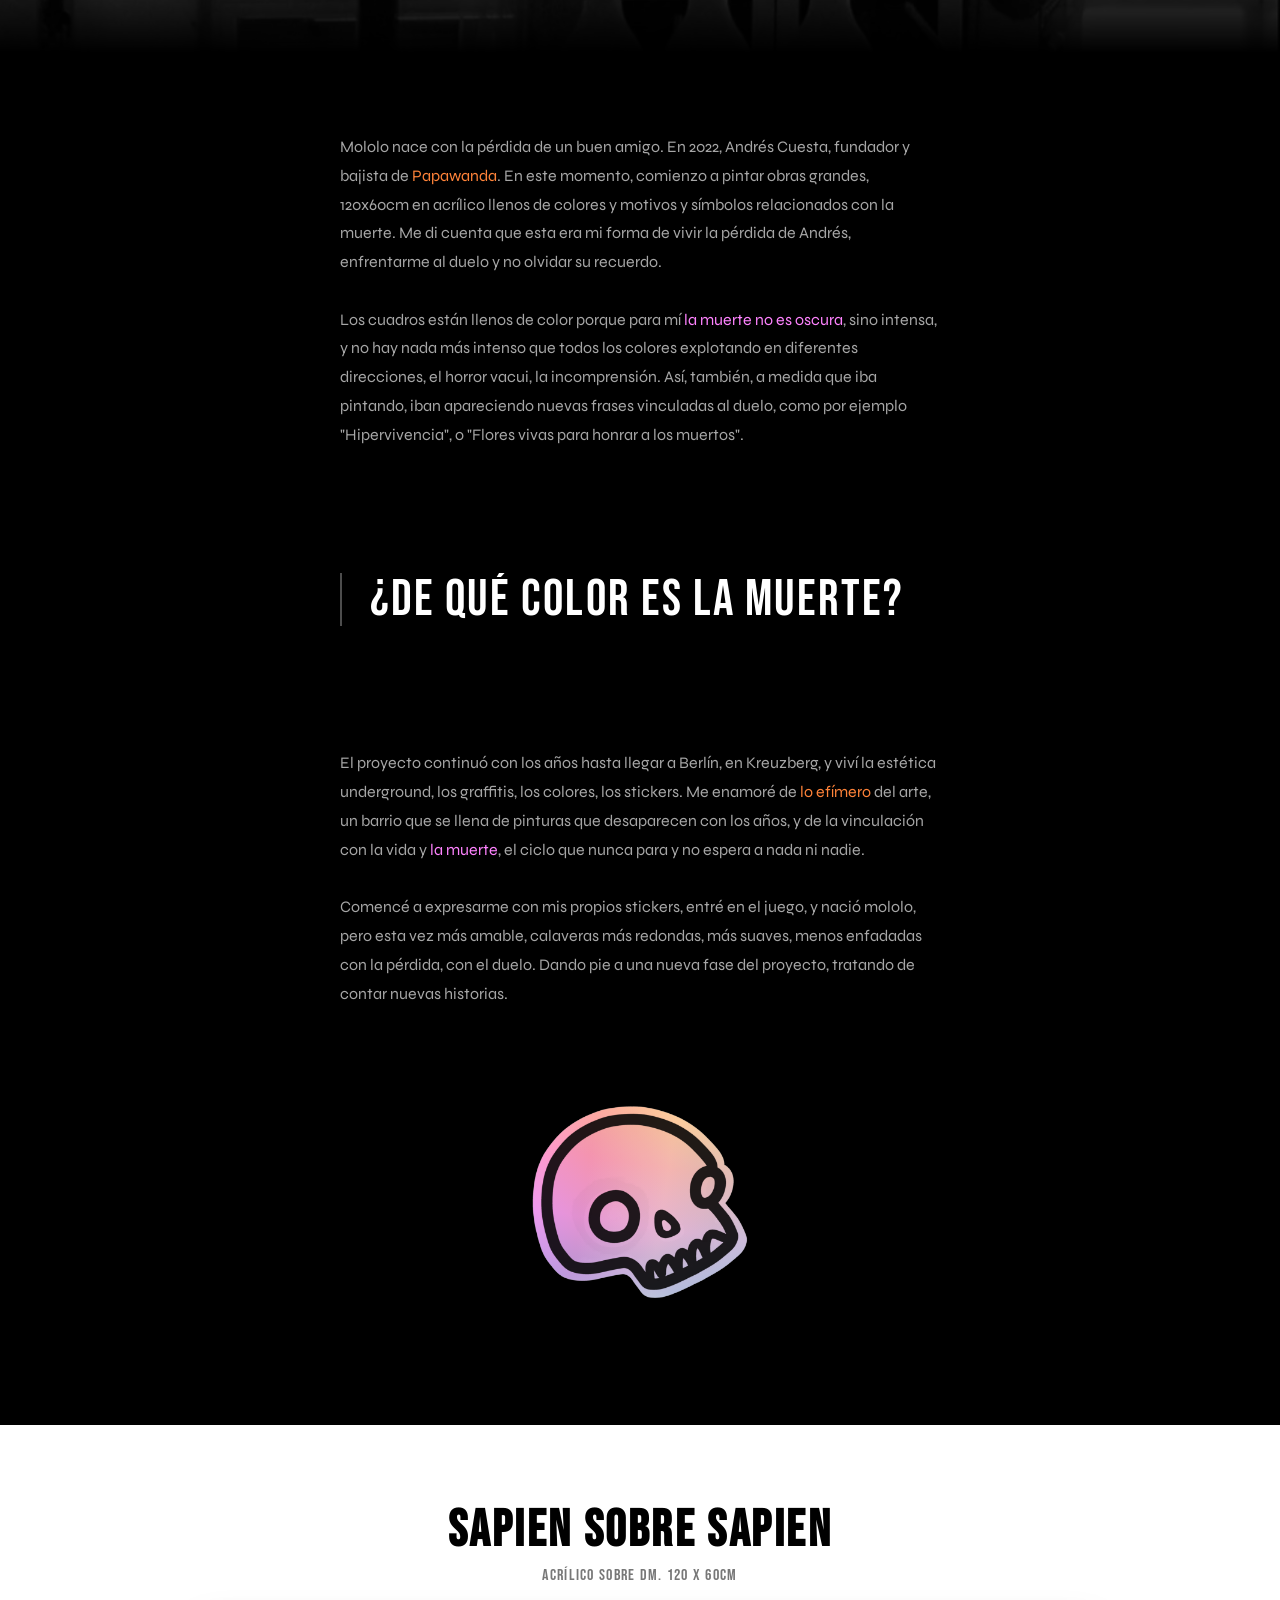
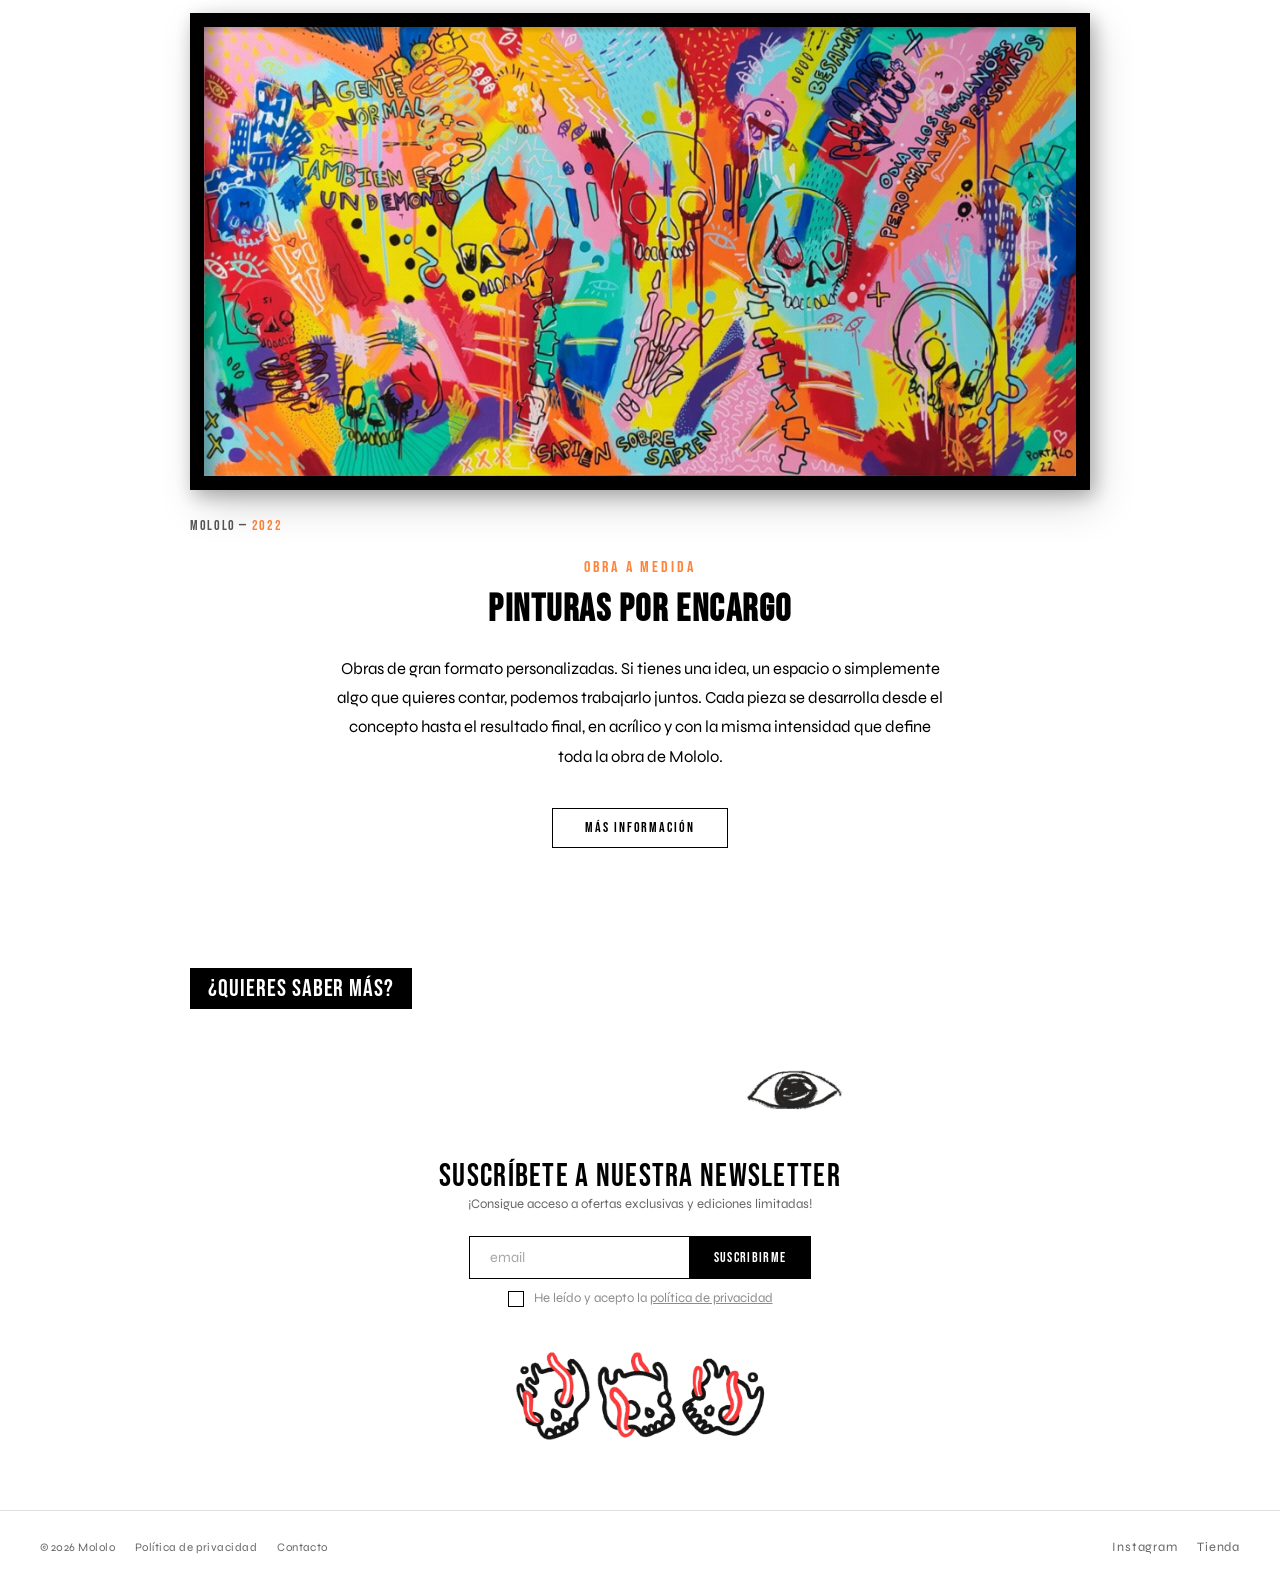
<file: test-popup/index.html>
<!doctype html>
<html lang="es">
<head>
<meta charset="UTF-8">
<meta name="viewport" content="width=device-width, initial-scale=1.0">
<title>Prueba — pop-up del diablo</title>
<meta name="robots" content="noindex, nofollow">
<link rel="icon" type="image/png" href="../assets/icons/favicon.png">
<!-- Redirige a la portada con el pop-up activado. No es una copia de la
     landing: se ve la web real, siempre al día, con el experimento encendido.
     El pop-up vive en css/diablo-popup.css + js/diablo-popup.js y está
     dormido salvo que la URL lleve ?diablo=1. -->
<meta http-equiv="refresh" content="0; url=../?diablo=1">
<script>window.location.replace("../?diablo=1");</script>
<style>
  body {
    margin: 0;
    min-height: 100vh;
    display: flex;
    align-items: center;
    justify-content: center;
    background: #ffffff;
    color: rgba(0,0,0,0.6);
    font-family: "Helvetica Neue", Arial, sans-serif;
    font-size: 0.95rem;
  }
</style>
</head>
<body>
  <p>Abriendo la prueba del pop-up… <a href="../?diablo=1">continuar</a></p>
</body>
</html>
</file>
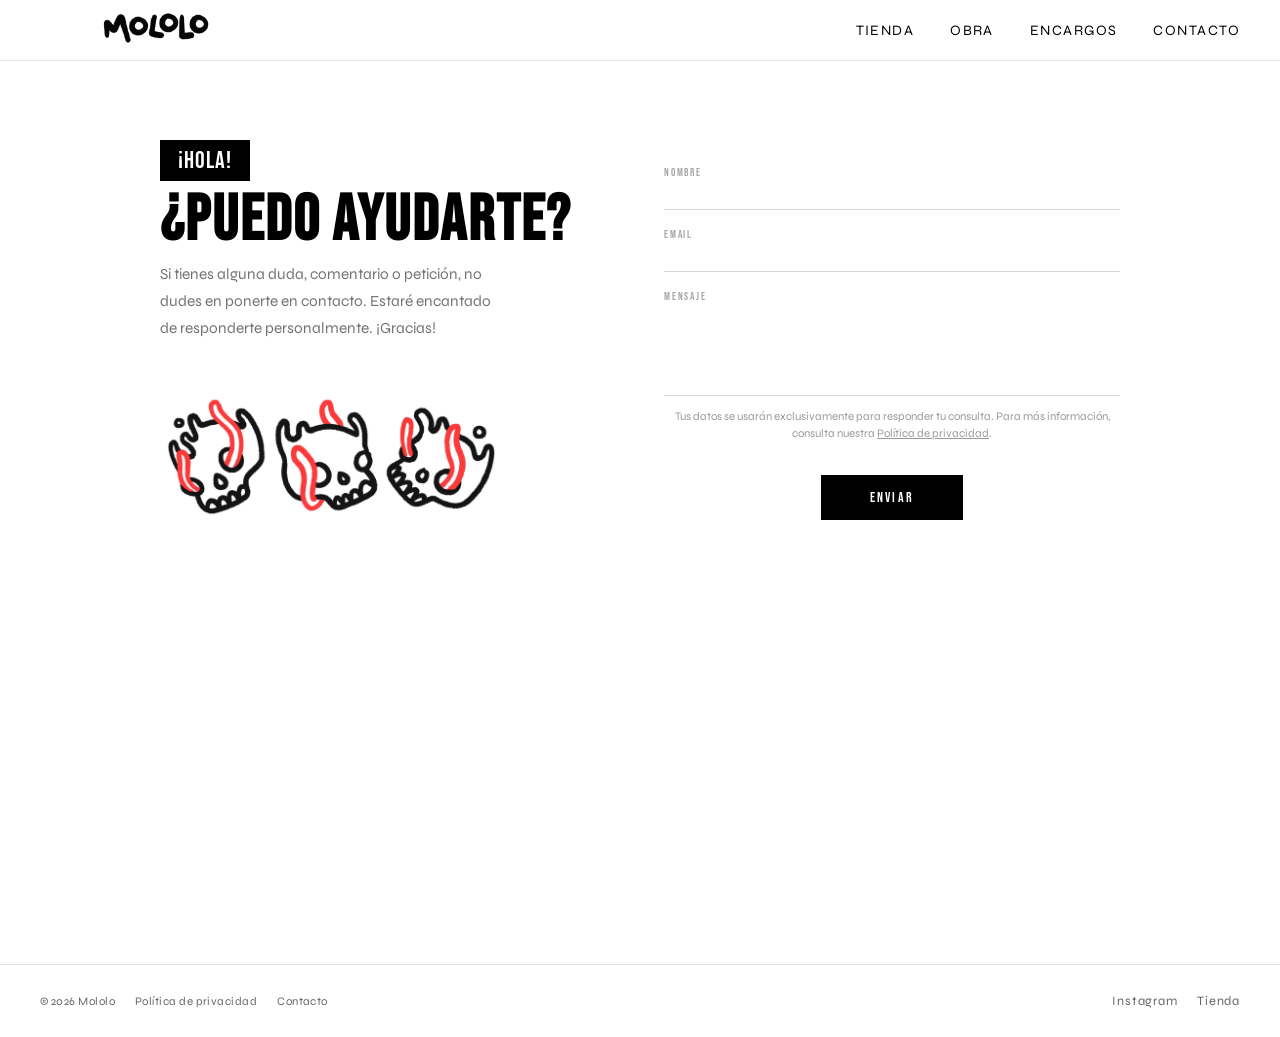
<file: contacto.html>
<!DOCTYPE html>
<html lang="es">
<head>
  <meta charset="UTF-8">
  <meta name="viewport" content="width=device-width, initial-scale=1.0">
  <title>Contacto — Mololo by Pako Portalo</title>
  <meta name="description" content="Contacta con el equipo de Mololo — Encargos, dudas o simplemente saludar.">
  <link rel="canonical" href="https://mololo.es/contacto.html">
  <link rel="icon" type="image/png" href="assets/icons/favicon.png">
  <link rel="apple-touch-icon" href="apple-touch-icon.png">
  <link rel="manifest" href="manifest.json">
  <link rel="preconnect" href="https://fonts.googleapis.com">
  <link rel="preconnect" href="https://fonts.gstatic.com" crossorigin>
  <link href="https://fonts.googleapis.com/css2?family=Bebas+Neue&family=Syne:wght@400;500;600&display=swap" rel="stylesheet">
  <link rel="stylesheet" href="css/landing.css">
  <meta property="og:type" content="website">
  <meta property="og:title" content="Contacto — Mololo by Pako Portalo">
  <meta property="og:description" content="Contacta con el equipo de Mololo — Encargos, dudas o simplemente saludar.">
  <meta property="og:image" content="https://mololo.es/assets/images/hero/hero.webp">
  <meta property="og:url" content="https://mololo.es/contacto.html">
  <meta name="twitter:card" content="summary_large_image">
  <meta name="twitter:image" content="https://mololo.es/assets/images/hero/hero.webp">
  <meta name="theme-color" content="#111111">
  <script type="application/ld+json">
  {
    "@context": "https://schema.org",
    "@type": "ContactPage",
    "name": "Contacto — Mololo by Pako Portalo",
    "url": "https://mololo.es/contacto.html",
    "description": "Contacta con el equipo de Mololo — Encargos, dudas o simplemente saludar.",
    "mainEntity": {
      "@type": "Person",
      "name": "Francisco Portalo Bueno",
      "alternateName": "Mololo",
      "email": "pakoportalo@gmail.com",
      "url": "https://mololo.es"
    }
  }
  </script>
  <script defer src="https://cloud.umami.is/script.js" data-website-id="9700ddec-756a-4a97-9a9a-986074185c9a"></script>
</head>
<body>

  <!-- NAVBAR -->
  <nav>
    <span class="nav-greeting" id="nav-greeting"></span>
    <div class="nav-left">
      <div class="nav-eye-wrapper" id="nav-eye"></div>
      <a href="index.html"><img class="nav-logo visible" src="assets/images/hero/mololo-logo-hero.webp" alt="MOLOLO"></a>
    </div>
    <div class="nav-links">
      <a href="https://shop.mololo.es">TIENDA</a>
      <a href="index.html#artista">OBRA</a>
      <a href="index.html#encargos">ENCARGOS</a>
      <a href="contacto.html">CONTACTO</a>
    </div>
    <button class="nav-hamburger" id="nav-hamburger" aria-label="Menú">
      <span></span><span></span><span></span>
    </button>
  </nav>

  <div class="nav-mobile-menu" id="nav-mobile-menu">
    <a href="https://shop.mololo.es">TIENDA</a>
    <a href="index.html#artista">OBRA</a>
    <a href="index.html#encargos">ENCARGOS</a>
    <a href="contacto.html">CONTACTO</a>
  </div>

  <main>
    <section class="contacto">
      <div class="contacto-wrapper">

        <!-- Dos columnas -->
        <div class="contacto-body">

          <!-- Izquierda: texto -->
          <div class="contacto-info">
            <span class="newsletter-pretitulo">¡Hola!</span>
            <h1 class="contacto-titulo">¿Puedo ayudarte?</h1>
            <p class="contacto-sub">Si tienes alguna duda, comentario o petición, no dudes en ponerte en contacto. Estaré encantado de responderte personalmente. ¡Gracias!</p>
          </div>

          <!-- Derecha: formulario -->
          <div class="contacto-form-col" style="padding-top: 8px;">
            <div data-fs-success>Mensaje enviado. Te contestaré con la mayor brevedad posible.</div>

            <form id="contacto-form" class="contacto-form">
              <input type="hidden" name="_subject" value="Contacto desde mololo.es">

              <div class="contacto-field-group">
                <label class="contacto-label" for="cf-nombre">NOMBRE</label>
                <input class="contacto-field" id="cf-nombre" type="text" name="nombre" placeholder="Tu nombre" data-fs-field required>
                <span data-fs-error="nombre"></span>
              </div>

              <div class="contacto-field-group">
                <label class="contacto-label" for="cf-email">EMAIL</label>
                <input class="contacto-field" id="cf-email" type="email" name="email" placeholder="Tu email" data-fs-field required>
                <span data-fs-error="email"></span>
              </div>

              <div class="contacto-field-group">
                <label class="contacto-label" for="cf-mensaje">MENSAJE</label>
                <textarea class="contacto-field" id="cf-mensaje" name="mensaje" placeholder="Tu mensaje" rows="2" data-fs-field required></textarea>
                <span data-fs-error="mensaje"></span>
              </div>

              <div data-fs-error class="contacto-field-group" style="border:none; padding-top:8px;"></div>

              <p class="contacto-legal">Tus datos se usarán exclusivamente para responder tu consulta. Para más información, consulta nuestra <a href="politica-privacidad.html">Política de privacidad</a>.</p>
              <div class="contacto-actions">
                <button class="contacto-submit" type="submit" data-fs-submit-btn>ENVIAR</button>
              </div>
            </form>
          </div>

          <!-- Calaveritas (al final en móvil) -->
          <img class="contacto-calaveritas" src="assets/images/calaveritas.webp" alt="Calaveritas — Mololo" loading="lazy">

        </div>
      </div>
    </section>
  </main>

  <footer>
    <div class="footer-legal">
      <span>© 2026 Mololo</span>
      <a href="politica-privacidad.html">Política de privacidad</a>
      <a href="contacto.html">Contacto</a>
    </div>
    <div class="footer-social">
      <a href="https://www.instagram.com/mololo.es/" target="_blank" rel="noopener">Instagram</a>
      <a href="https://shop.mololo.es" target="_blank" rel="noopener">Tienda</a>
    </div>
  </footer>

  <script defer src="js/eye-base.js"></script>
  <script defer src="js/absent-eye.js"></script>
  <script>
    new AbsentEye(0, 0, document.getElementById('nav-eye'));

    const submitBtn = document.querySelector('.contacto-submit');
    submitBtn.addEventListener('mouseenter', () => submitBtn.classList.add('hover-alt'));
    submitBtn.addEventListener('mouseleave', () => submitBtn.classList.remove('hover-alt'));


    const hamburger = document.getElementById('nav-hamburger');
    const mobileMenu = document.getElementById('nav-mobile-menu');
    hamburger.addEventListener('click', () => {
      hamburger.classList.toggle('open');
      mobileMenu.classList.toggle('open');
    });
    mobileMenu.querySelectorAll('a').forEach(a => {
      a.addEventListener('click', () => {
        hamburger.classList.remove('open');
        mobileMenu.classList.remove('open');
      });
    });
  </script>

  <!-- Formspree Ajax -->
  <script>
    window.formspree = window.formspree || function () { (formspree.q = formspree.q || []).push(arguments); };
    formspree('initForm', { formElement: '#contacto-form', formId: 'mvzvjbbv' });
  </script>
  <script src="js/formspree-ajax.js" defer></script>

</body>
</html>
</file>
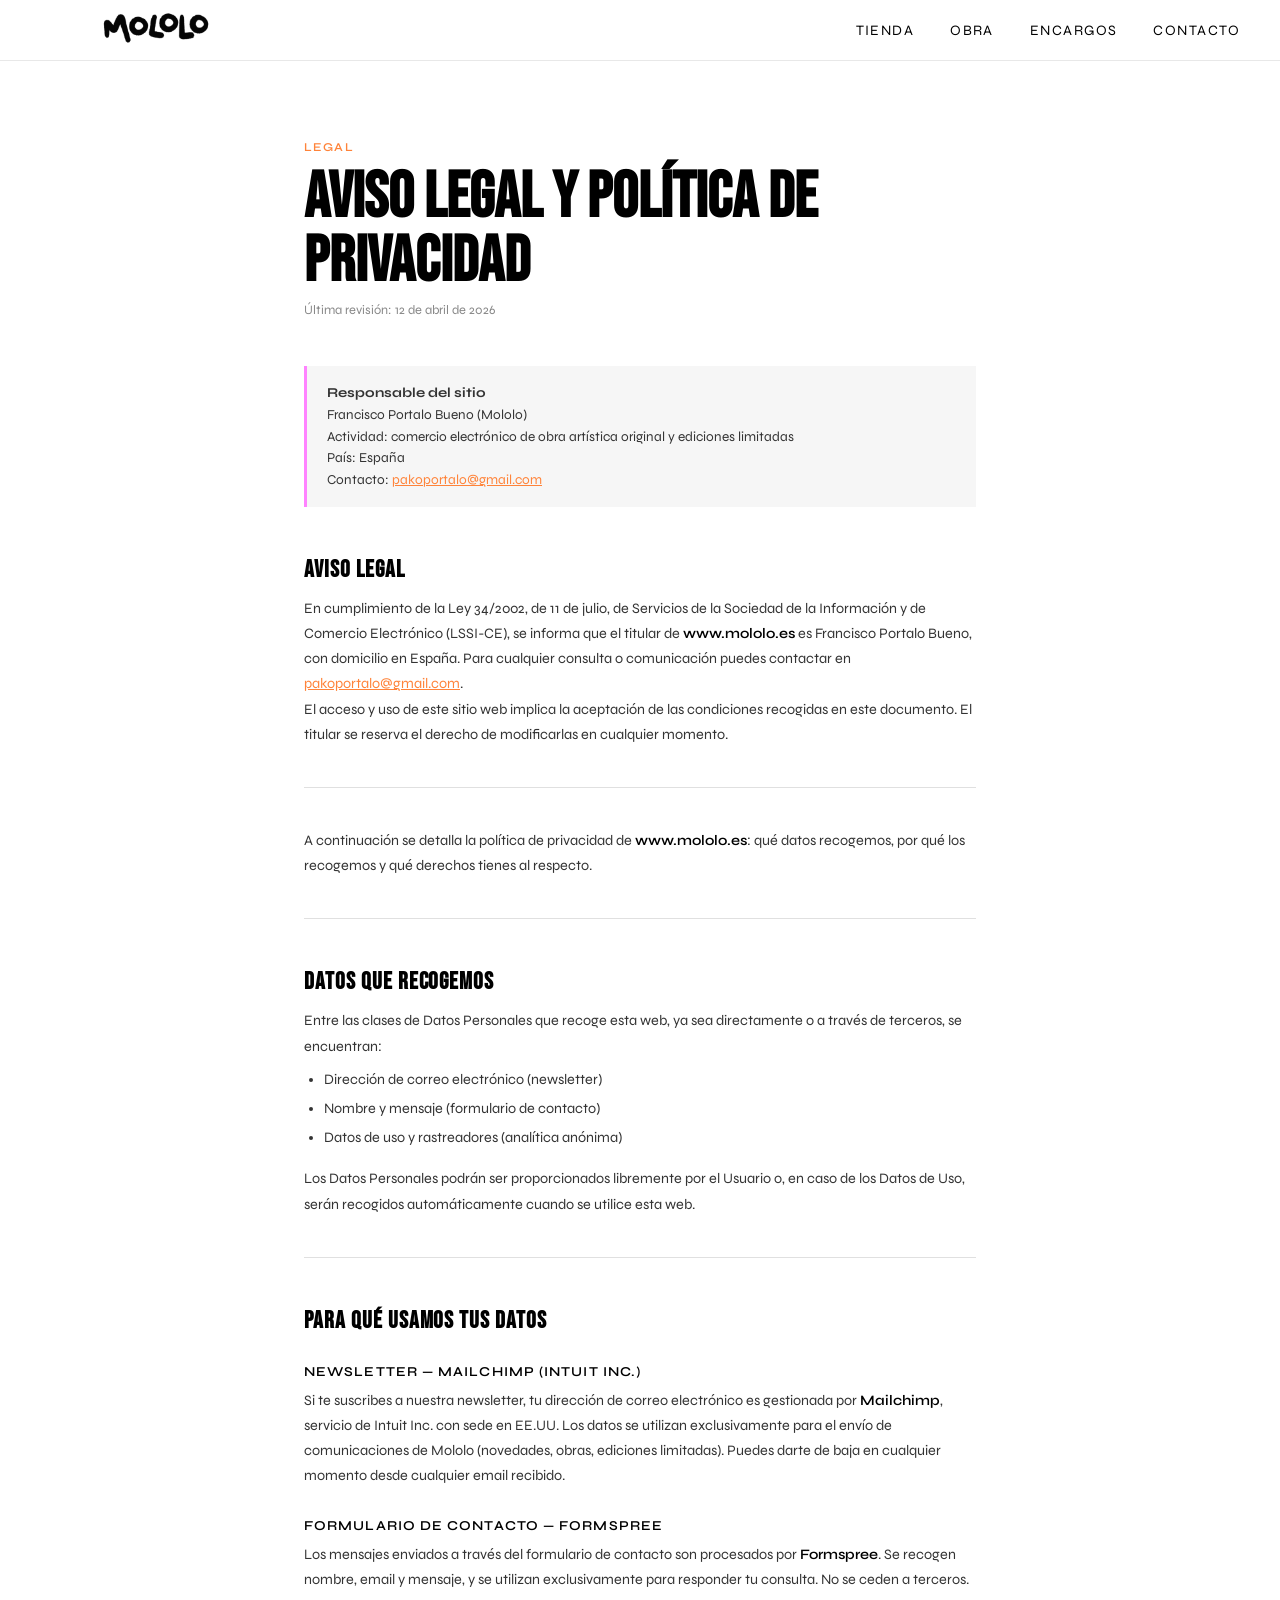
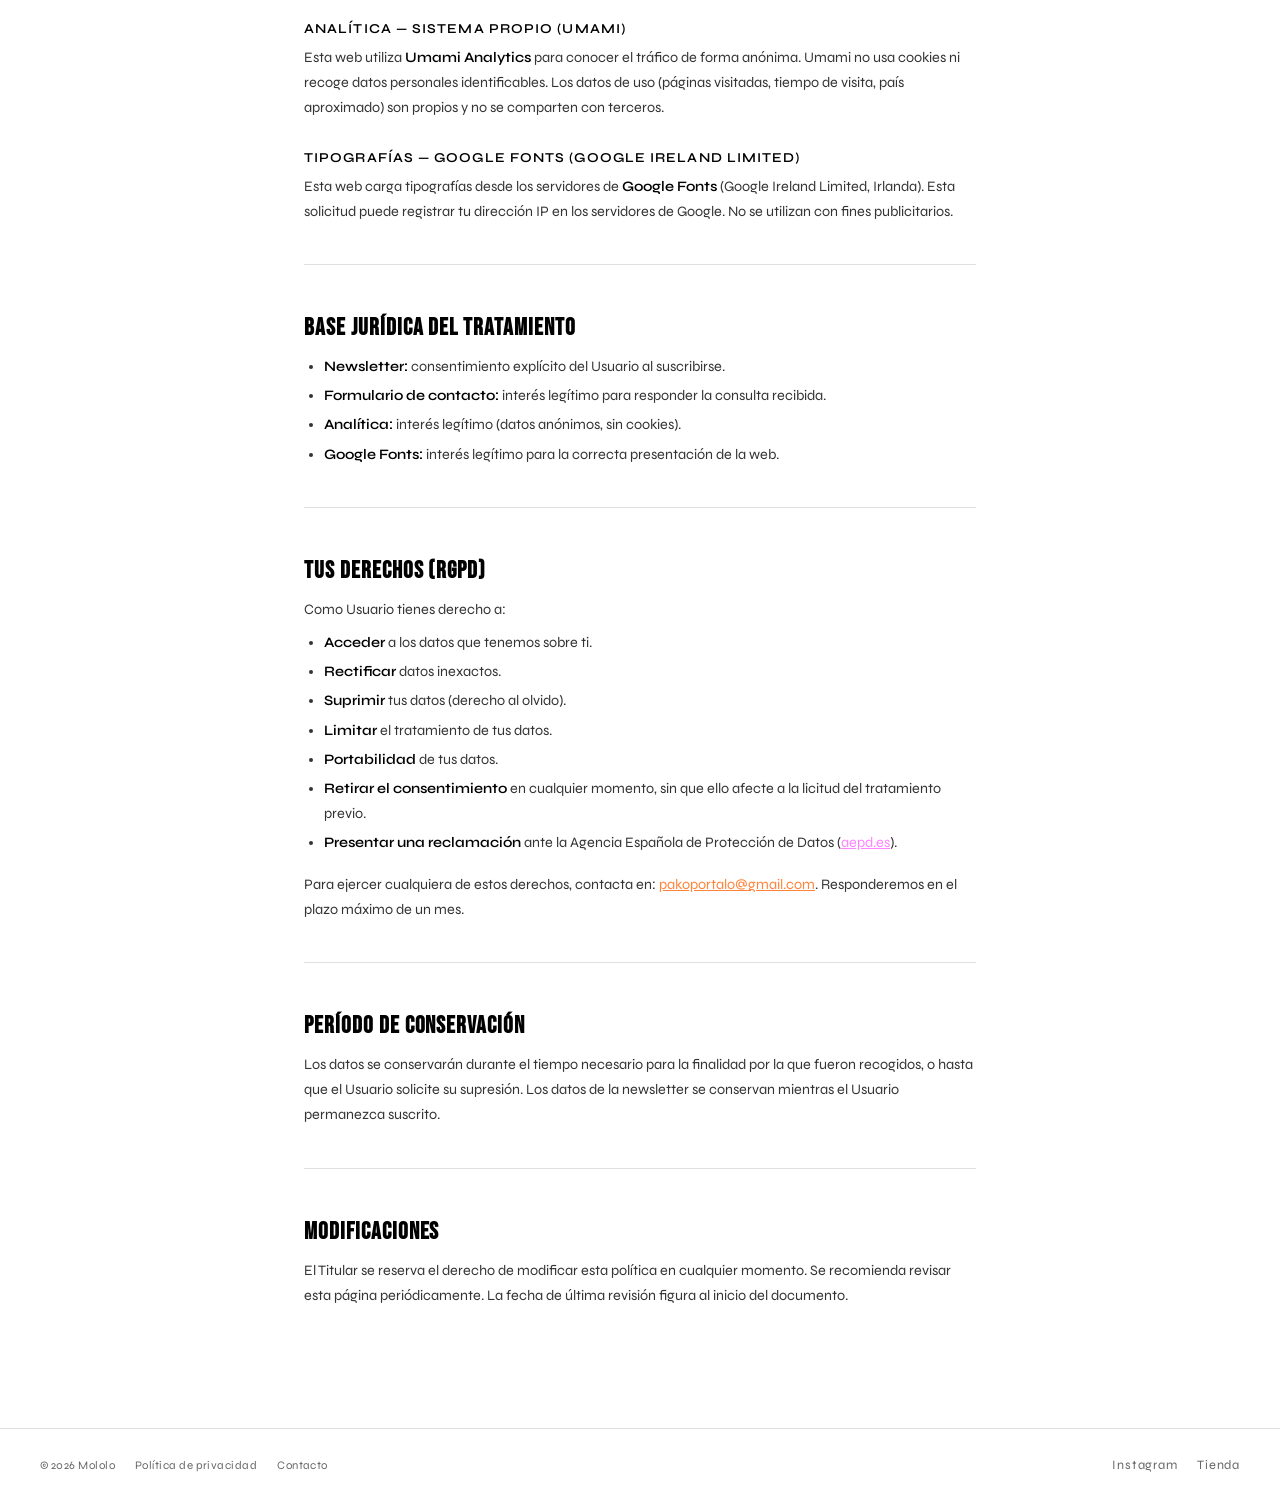
<file: politica-privacidad.html>
<!DOCTYPE html>
<html lang="es">
<head>
  <meta charset="UTF-8">
  <meta name="viewport" content="width=device-width, initial-scale=1.0">
  <title>Política de privacidad — Mololo by Pako Portalo</title>
  <meta name="description" content="Política de privacidad de mololo.es — cómo recogemos y tratamos tus datos.">
  <link rel="canonical" href="https://mololo.es/politica-privacidad.html">
  <link rel="icon" type="image/png" href="assets/icons/favicon.png">
  <link rel="apple-touch-icon" href="apple-touch-icon.png">
  <link rel="manifest" href="manifest.json">
  <link rel="preconnect" href="https://fonts.googleapis.com">
  <link rel="preconnect" href="https://fonts.gstatic.com" crossorigin>
  <link href="https://fonts.googleapis.com/css2?family=Bebas+Neue&family=Syne:wght@400;500;600&display=swap" rel="stylesheet">
  <link rel="stylesheet" href="css/landing.css">
  <meta property="og:type" content="website">
  <meta property="og:title" content="Política de privacidad — Mololo by Pako Portalo">
  <meta property="og:description" content="Política de privacidad de mololo.es — cómo recogemos y tratamos tus datos.">
  <meta property="og:image" content="https://mololo.es/assets/images/hero/hero.webp">
  <meta property="og:url" content="https://mololo.es/politica-privacidad.html">
  <meta name="twitter:card" content="summary_large_image">
  <meta name="twitter:image" content="https://mololo.es/assets/images/hero/hero.webp">
  <meta name="theme-color" content="#111111">
  <script defer src="https://cloud.umami.is/script.js" data-website-id="9700ddec-756a-4a97-9a9a-986074185c9a"></script>
  <style>
    .legal-section {
      padding: 80px 24px 120px;
      max-width: 720px;
      margin: 0 auto;
    }
    .legal-pretitulo {
      display: block;
      font-family: 'Syne', sans-serif;
      font-size: 0.75rem;
      font-weight: 600;
      letter-spacing: 0.12em;
      text-transform: uppercase;
      color: var(--orange);
      margin-bottom: 12px;
    }
    .legal-titulo {
      font-family: 'Bebas Neue', sans-serif;
      font-size: clamp(2.4rem, 6vw, 4rem);
      line-height: 1;
      color: var(--black);
      margin: 0 0 8px;
    }
    .legal-fecha {
      font-family: 'Syne', sans-serif;
      font-size: 0.8rem;
      color: #888;
      margin-bottom: 48px;
      display: block;
    }
    .legal-body h2 {
      font-family: 'Bebas Neue', sans-serif;
      font-size: 1.5rem;
      letter-spacing: 0.04em;
      margin: 48px 0 12px;
      color: var(--black);
    }
    .legal-body h3 {
      font-family: 'Syne', sans-serif;
      font-size: 0.85rem;
      font-weight: 600;
      letter-spacing: 0.08em;
      text-transform: uppercase;
      margin: 28px 0 8px;
      color: var(--black);
    }
    .legal-body p,
    .legal-body li {
      font-family: 'Syne', sans-serif;
      font-size: 0.9rem;
      line-height: 1.75;
      color: #333;
    }
    .legal-body ul {
      padding-left: 20px;
      margin: 8px 0 16px;
    }
    .legal-body li {
      margin-bottom: 4px;
    }
    .legal-body a {
      color: var(--orange);
      text-decoration: underline;
    }
    .legal-responsable a {
      color: var(--orange);
      text-decoration: underline;
    }
    .legal-link-pink {
      color: var(--pink) !important;
    }
    .legal-body strong {
      font-weight: 600;
      color: var(--black);
    }
    .legal-divider {
      border: none;
      border-top: 1px solid #e0e0e0;
      margin: 40px 0;
    }
    .legal-responsable {
      background: #f6f6f6;
      border-left: 3px solid var(--pink);
      padding: 16px 20px;
      margin: 32px 0;
      font-family: 'Syne', sans-serif;
      font-size: 0.85rem;
      line-height: 1.6;
      color: #333;
    }
  </style>
</head>
<body>

  <!-- NAVBAR -->
  <nav>
    <span class="nav-greeting" id="nav-greeting"></span>
    <div class="nav-left">
      <div class="nav-eye-wrapper" id="nav-eye"></div>
      <a href="index.html"><img class="nav-logo visible" src="assets/images/hero/mololo-logo-hero.webp" alt="MOLOLO"></a>
    </div>
    <div class="nav-links">
      <a href="https://shop.mololo.es">TIENDA</a>
      <a href="index.html#artista">OBRA</a>
      <a href="index.html#encargos">ENCARGOS</a>
      <a href="contacto.html">CONTACTO</a>
    </div>
    <button class="nav-hamburger" id="nav-hamburger" aria-label="Menú">
      <span></span><span></span><span></span>
    </button>
  </nav>

  <div class="nav-mobile-menu" id="nav-mobile-menu">
    <a href="https://shop.mololo.es">TIENDA</a>
    <a href="index.html#artista">OBRA</a>
    <a href="index.html#encargos">ENCARGOS</a>
    <a href="contacto.html">CONTACTO</a>
  </div>

  <main>
    <section class="legal-section">

      <span class="legal-pretitulo">Legal</span>
      <h1 class="legal-titulo">Aviso legal y política de privacidad</h1>
      <span class="legal-fecha">Última revisión: 12 de abril de 2026</span>

      <div class="legal-responsable">
        <strong>Responsable del sitio</strong><br>
        Francisco Portalo Bueno (Mololo)<br>
        Actividad: comercio electrónico de obra artística original y ediciones limitadas<br>
        País: España<br>
        Contacto: <a href="mailto:pakoportalo@gmail.com">pakoportalo@gmail.com</a>
      </div>

      <div class="legal-body">
        <h2>Aviso legal</h2>
        <p>En cumplimiento de la Ley 34/2002, de 11 de julio, de Servicios de la Sociedad de la Información y de Comercio Electrónico (LSSI-CE), se informa que el titular de <strong>www.mololo.es</strong> es Francisco Portalo Bueno, con domicilio en España. Para cualquier consulta o comunicación puedes contactar en <a href="mailto:pakoportalo@gmail.com">pakoportalo@gmail.com</a>.</p>
        <p>El acceso y uso de este sitio web implica la aceptación de las condiciones recogidas en este documento. El titular se reserva el derecho de modificarlas en cualquier momento.</p>
        <hr class="legal-divider">

        <p>A continuación se detalla la política de privacidad de <strong>www.mololo.es</strong>: qué datos recogemos, por qué los recogemos y qué derechos tienes al respecto.</p>

        <hr class="legal-divider">

        <h2>Datos que recogemos</h2>

        <p>Entre las clases de Datos Personales que recoge esta web, ya sea directamente o a través de terceros, se encuentran:</p>
        <ul>
          <li>Dirección de correo electrónico (newsletter)</li>
          <li>Nombre y mensaje (formulario de contacto)</li>
          <li>Datos de uso y rastreadores (analítica anónima)</li>
        </ul>

        <p>Los Datos Personales podrán ser proporcionados libremente por el Usuario o, en caso de los Datos de Uso, serán recogidos automáticamente cuando se utilice esta web.</p>

        <hr class="legal-divider">

        <h2>Para qué usamos tus datos</h2>

        <h3>Newsletter — Mailchimp (Intuit Inc.)</h3>
        <p>Si te suscribes a nuestra newsletter, tu dirección de correo electrónico es gestionada por <strong>Mailchimp</strong>, servicio de Intuit Inc. con sede en EE.UU. Los datos se utilizan exclusivamente para el envío de comunicaciones de Mololo (novedades, obras, ediciones limitadas). Puedes darte de baja en cualquier momento desde cualquier email recibido.</p>

        <h3>Formulario de contacto — Formspree</h3>
        <p>Los mensajes enviados a través del formulario de contacto son procesados por <strong>Formspree</strong>. Se recogen nombre, email y mensaje, y se utilizan exclusivamente para responder tu consulta. No se ceden a terceros.</p>

        <h3>Analítica — Sistema propio (Umami)</h3>
        <p>Esta web utiliza <strong>Umami Analytics</strong> para conocer el tráfico de forma anónima. Umami no usa cookies ni recoge datos personales identificables. Los datos de uso (páginas visitadas, tiempo de visita, país aproximado) son propios y no se comparten con terceros.</p>

        <h3>Tipografías — Google Fonts (Google Ireland Limited)</h3>
        <p>Esta web carga tipografías desde los servidores de <strong>Google Fonts</strong> (Google Ireland Limited, Irlanda). Esta solicitud puede registrar tu dirección IP en los servidores de Google. No se utilizan con fines publicitarios.</p>

        <hr class="legal-divider">

        <h2>Base jurídica del tratamiento</h2>

        <ul>
          <li><strong>Newsletter:</strong> consentimiento explícito del Usuario al suscribirse.</li>
          <li><strong>Formulario de contacto:</strong> interés legítimo para responder la consulta recibida.</li>
          <li><strong>Analítica:</strong> interés legítimo (datos anónimos, sin cookies).</li>
          <li><strong>Google Fonts:</strong> interés legítimo para la correcta presentación de la web.</li>
        </ul>

        <hr class="legal-divider">

        <h2>Tus derechos (RGPD)</h2>

        <p>Como Usuario tienes derecho a:</p>
        <ul>
          <li><strong>Acceder</strong> a los datos que tenemos sobre ti.</li>
          <li><strong>Rectificar</strong> datos inexactos.</li>
          <li><strong>Suprimir</strong> tus datos (derecho al olvido).</li>
          <li><strong>Limitar</strong> el tratamiento de tus datos.</li>
          <li><strong>Portabilidad</strong> de tus datos.</li>
          <li><strong>Retirar el consentimiento</strong> en cualquier momento, sin que ello afecte a la licitud del tratamiento previo.</li>
          <li><strong>Presentar una reclamación</strong> ante la Agencia Española de Protección de Datos (<a href="https://www.aepd.es" target="_blank" rel="noopener" class="legal-link-pink">aepd.es</a>).</li>
        </ul>

        <p>Para ejercer cualquiera de estos derechos, contacta en: <a href="mailto:pakoportalo@gmail.com">pakoportalo@gmail.com</a>. Responderemos en el plazo máximo de un mes.</p>

        <hr class="legal-divider">

        <h2>Período de conservación</h2>

        <p>Los datos se conservarán durante el tiempo necesario para la finalidad por la que fueron recogidos, o hasta que el Usuario solicite su supresión. Los datos de la newsletter se conservan mientras el Usuario permanezca suscrito.</p>

        <hr class="legal-divider">

        <h2>Modificaciones</h2>

        <p>El Titular se reserva el derecho de modificar esta política en cualquier momento. Se recomienda revisar esta página periódicamente. La fecha de última revisión figura al inicio del documento.</p>

      </div>

    </section>
  </main>

  <footer>
    <div class="footer-legal">
      <span>© 2026 Mololo</span>
      <a href="politica-privacidad.html">Política de privacidad</a>
      <a href="contacto.html">Contacto</a>
    </div>
    <div class="footer-social">
      <a href="https://www.instagram.com/mololo.es/" target="_blank" rel="noopener">Instagram</a>
      <a href="https://shop.mololo.es" target="_blank" rel="noopener">Tienda</a>
    </div>
  </footer>

  <script defer src="js/eye-base.js"></script>
  <script defer src="js/absent-eye.js"></script>
  <script>
    new AbsentEye(0, 0, document.getElementById('nav-eye'));

    const hamburger = document.getElementById('nav-hamburger');
    const mobileMenu = document.getElementById('nav-mobile-menu');
    hamburger.addEventListener('click', () => {
      hamburger.classList.toggle('open');
      mobileMenu.classList.toggle('open');
    });
    mobileMenu.querySelectorAll('a').forEach(a => {
      a.addEventListener('click', () => {
        hamburger.classList.remove('open');
        mobileMenu.classList.remove('open');
      });
    });
  </script>

</body>
</html>
</file>
<file: css/landing.css>
/* ================================
   RESET
================================ */
* {
  margin: 0;
  padding: 0;
  box-sizing: border-box;
}

/* ================================
   EYE SPRITE
================================ */
.eye {
  width: 200px;
  height: 200px;
  position: absolute;
  background-image: url('../assets/sprite-draw.webp');
  background-size: 1600px 5000px;
  background-repeat: no-repeat;
  background-position: 0 0;
  mix-blend-mode: multiply;
}

/* ================================
   ACCESIBILIDAD
================================ */
.visually-hidden {
  position: absolute;
  width: 1px;
  height: 1px;
  padding: 0;
  margin: -1px;
  overflow: hidden;
  clip: rect(0, 0, 0, 0);
  white-space: nowrap;
  border: 0;
}

/* Focus visible — navegación por teclado
   Los botones y links simulan el estado hover al recibir foco.
   En campos de texto (sin hover definido): indicador de línea.    */

/* — Navbar: logo (primer tab) — */
.nav-left a:focus-visible {
  outline: 2px solid var(--pink);
  outline-offset: 3px;
}

/* — Navbar links — */
.nav-links a:focus-visible,
.nav-mobile-menu a:focus-visible {
  outline: 2px solid var(--orange);
  outline-offset: 3px;
}

/* — Hamburger (sin hover definido, outline sutil) — */
.nav-hamburger:focus-visible {
  outline: 2px solid var(--orange);
  outline-offset: 4px;
}

/* — Hero: btn-tienda — */
.btn-tienda:focus-visible {
  outline: none;
  background: var(--pink);
}

/* — Productos: "+ info" links — */
.producto-info:focus-visible {
  outline: 2px solid var(--pink);
  outline-offset: 3px;
}

/* — Productos + Encargos: btn-ver-mas — */
.btn-ver-mas:focus-visible {
  outline: none;
  background: var(--pink);
  color: var(--black);
  border-color: var(--pink);
}

/* — Newsletter input — */
.newsletter-input:focus-visible {
  outline: 2px solid var(--black);
  outline-offset: 2px;
}

/* — Newsletter submit — */
.newsletter-submit:focus-visible {
  outline: none;
  background: var(--pink);
  color: var(--black);
  border-color: var(--pink);
}

/* — Footer links — */
.footer-legal a:focus-visible,
.footer-social a:focus-visible {
  outline: none;
  color: var(--black);
}

/* — Contacto: campos (sin hover, línea naranja bajo el texto) — */
.contacto-field:focus-visible {
  outline: none;
  box-shadow: 0 2px 0 var(--orange);
}

/* — Contacto: botón enviar — */
.contacto-submit:focus-visible {
  outline: none;
  background: var(--pink);
  color: var(--black);
  border-color: var(--pink);
}

/* — Tab stops de contenido (sin outline) — */
.artista-header-titulo h2:focus-visible,
.artista-body p:focus-visible,
.artista-pull-quote:focus-visible,
#artista-holo-card:focus-visible,
#cuadro-marco:focus-visible,
.encargos-titulo:focus-visible {
  outline: none;
}

/* ================================
   VARIABLES
================================ */
:root {
  --black: #000000;
  --white: #FFFFFF;
  --orange: #ff8339;
  --pink: #ff83ff;
  --font-display: 'Bebas Neue', sans-serif;
  --font-body: 'Syne', sans-serif;
}

/* ================================
   BODY
================================ */
body {
  width: 100%;
  height: auto;
  min-height: 100svh;
  background: white;
  overflow-x: hidden;
  overflow-y: auto;
  position: relative;
  cursor: default;
}

/* ================================
   NAVBAR
================================ */
nav {
  position: fixed;
  top: 0; left: 0; right: 0;
  height: 60px;
  display: flex;
  align-items: center;
  justify-content: space-between;
  padding: 0 40px;
  background: var(--white);
  z-index: 100;
  box-shadow: 0 1px 0 #e8e8e8;
}

.nav-greeting {
  position: absolute;
  left: 50%;
  transform: translateX(-50%);
  font-family: var(--font-display);
  font-size: 1.6rem;
  letter-spacing: 0.08em;
  color: var(--black);
  opacity: 0;
  transition: opacity 1.8s ease;
  pointer-events: none;
  white-space: nowrap;
}
.nav-greeting.visible { opacity: 1; }

.nav-left {
  display: flex;
  align-items: center;
  gap: 10px;
}

.nav-eye-wrapper {
  width: 50px;
  height: 50px;
  position: relative;
  overflow: hidden;
  flex-shrink: 0;
}
.nav-eye-wrapper .eye {
  transform: scale(0.25);
  transform-origin: top left;
}

.nav-logo {
  height: 32px;
  width: auto;
  object-fit: contain;
  filter: invert(1);
  opacity: 0;
  transition: opacity 0.5s ease;
}
.nav-logo.visible { opacity: 1; }

.nav-links {
  display: flex;
  align-items: center;
  gap: 36px;
}
.nav-links a {
  font-family: var(--font-body);
  font-size: 0.9rem;
  letter-spacing: 0.1em;
  color: var(--black);
  text-decoration: none;
  transition: opacity 0.15s;
}
.nav-links a:hover { opacity: 0.4; }

/* ================================
   HAMBURGER
================================ */
.nav-hamburger {
  display: none;
  flex-direction: column;
  justify-content: center;
  gap: 5px;
  width: 32px;
  height: 32px;
  cursor: pointer;
  background: none;
  border: none;
  padding: 0;
  outline: none;
}
.nav-hamburger span {
  display: block;
  height: 1.5px;
  background: var(--black);
  transition: transform 0.25s, opacity 0.25s;
  transform-origin: center;
}
.nav-hamburger.open span:nth-child(1) { transform: translateY(6.5px) rotate(45deg); }
.nav-hamburger.open span:nth-child(2) { opacity: 0; }
.nav-hamburger.open span:nth-child(3) { transform: translateY(-6.5px) rotate(-45deg); }

/* ================================
   MOBILE NAV MENU
================================ */
.nav-mobile-menu {
  display: none;
  position: fixed;
  top: 60px; left: 0; right: 0;
  background: var(--white);
  flex-direction: column;
  z-index: 99;
  overflow: hidden;
  max-height: 0;
  transition: max-height 0.3s ease;
}
.nav-mobile-menu.open {
  max-height: 280px;
  box-shadow: 0 1px 0 #e8e8e8;
}
.nav-mobile-menu a {
  font-family: var(--font-body);
  font-size: 0.9rem;
  letter-spacing: 0.1em;
  color: var(--black);
  text-decoration: none;
  padding: 18px 24px;
  border-bottom: 1px solid #f0f0f0;
}
.nav-mobile-menu a:last-child { border-bottom: none; }

/* ================================
   MAIN
================================ */
main { padding-top: 60px; }

/* ================================
   TICKER
================================ */
.ticker {
  border-top: 1.5px solid var(--black);
  border-bottom: 1.5px solid var(--black);
  background: var(--white);
  overflow: hidden;
  padding: 10px 0;
}

.ticker-track {
  display: flex;
  width: max-content;
  animation: ticker-scroll 18s linear infinite;
}

.ticker-track:hover {
  animation-play-state: paused;
}

.ticker-item {
  font-family: var(--font-display);
  font-size: 2rem;
  letter-spacing: 0.14em;
  white-space: nowrap;
  padding: 0 28px;
  color: var(--black);
  transition: color 0.2s;
}

.tk-o { color: var(--orange); }
.tk-p { color: var(--pink); }

.ticker-item:nth-child(4n+1):hover,
.ticker-item:nth-child(4n+1):hover * { color: var(--pink); }
.ticker-item:nth-child(4n+3):hover,
.ticker-item:nth-child(4n+3):hover * { color: var(--orange); }

.ticker-sep {
  font-family: var(--font-display);
  font-size: 2rem;
  color: rgba(0,0,0,0.25);
  padding: 0 4px;
}

@keyframes ticker-scroll {
  0%   { transform: translateX(0); }
  100% { transform: translateX(-50%); }
}

/* ================================
   HERO
================================ */
.hero {
  display: flex;
  flex-direction: column;
  min-height: calc(100svh - 60px);
}

.hero-split {
  display: grid;
  grid-template-columns: 1fr 1fr;
  flex: 1;
}

.hero-left {
  position: relative;
  background: var(--black);
  display: flex;
  flex-direction: column;
  justify-content: center;
  align-items: center;
  text-align: center;
  padding: 80px 64px;
  gap: 10px;
  overflow: hidden;
}

.hero-left::after {
  content: '';
  position: absolute;
  inset: 0;
  pointer-events: none;
  opacity: 0.15;
  background-image: url("data:image/svg+xml,%3Csvg viewBox='0 0 256 256' xmlns='http://www.w3.org/2000/svg'%3E%3Cfilter id='n'%3E%3CfeTurbulence type='turbulence' baseFrequency='0.3 0.2' numOctaves='2' stitchTiles='stitch'/%3E%3C/filter%3E%3Crect width='100%25' height='100%25' filter='url(%23n)'/%3E%3C/svg%3E");
  background-size: 300px 300px;
}

.logo-sprite {
  width: 500px;
  height: 143px; /* 500 * 400/1400 */
  max-width: 100%;
  transition: transform 0.4s ease;
}
.logo-sprite:hover { transform: scale(1.04); }
.logo-sprite img {
  width: 100%;
  height: 100%;
  object-fit: contain;
}

.hero-sub {
  font-family: var(--font-body);
  font-size: clamp(0.95rem, 1.4vw, 1.15rem);
  color: rgba(255,255,255,0.55);
  line-height: 1.6;
}

/* firma bajo el subtítulo del hero */
.hero-by {
  margin: -2px 0 0;
  font-family: var(--font-body);
  font-size: clamp(0.78rem, 1.1vw, 0.9rem);
  letter-spacing: 0.2em;
  color: rgba(255,255,255,0.4);
}

.btn-tienda {
  display: inline-block;
  position: relative;
  z-index: 1;
  font-family: var(--font-display);
  font-size: 0.95rem;
  letter-spacing: 0.14em;
  color: var(--black);
  background: var(--white);
  padding: 13px 36px;
  text-decoration: none;
  align-self: center;
  margin-top: 14px;
  transition: background 0.2s;
}
.btn-tienda.hover-alt:hover { background: var(--orange); color: var(--white); }
.btn-tienda:not(.hover-alt):hover { background: var(--pink); }

.hero-right {
  overflow: hidden;
  position: relative;
}
.hero-right::after {
  content: '';
  position: absolute;
  inset: 0;
  pointer-events: none;
  z-index: 1;
  box-shadow: inset 0 0 70px 18px rgba(0,0,0,0.55);
}
.hero-right img {
  position: absolute;
  inset: -20px;
  width: calc(100% + 40px);
  height: calc(100% + 40px);
  object-fit: cover;
  display: block;
}

/* ================================
   PRODUCTOS
================================ */
.productos {
  padding: 96px 64px;
  display: flex;
  flex-direction: column;
  align-items: center;
  gap: 52px;
}

.productos-grid {
  display: grid;
  grid-template-columns: repeat(3, 1fr);
  gap: 40px;
  width: 100%;
  max-width: 1080px;
}

.producto-card {
  display: flex;
  flex-direction: column;
  gap: 14px;
}

.producto-card .marco {
  position: relative;
  width: 100%;
  aspect-ratio: 3 / 4;
  border: 14px solid var(--black);
  box-shadow: 4px 6px 18px rgba(0,0,0,0.25);
  overflow: hidden;
  display: block;
  transition: transform 0.3s ease, box-shadow 0.3s ease;
}
.producto-card .marco img {
  width: 100%;
  height: 100%;
  object-fit: cover;
  display: block;
  position: relative;
  z-index: 0;
  filter: sepia(0.05) saturate(1.2);
}
/* Sombra de volumen del marco sobre la imagen */
.producto-card .marco::before {
  content: '';
  position: absolute;
  inset: 0;
  background:
    linear-gradient(to right,  rgba(0,0,0,0.3) 0%, transparent 2%),
    linear-gradient(to bottom, rgba(0,0,0,0.18) 0%, transparent 1%);
  pointer-events: none;
  z-index: 1;
}
/* Textura papel */
.producto-card .marco .papel {
  position: absolute;
  inset: 0;
  opacity: 0.03;
  pointer-events: none;
  z-index: 2;
  background-repeat: repeat;
  background-size: 150px 150px;
}
.producto-card:hover .marco {
  transform: scale(1.03) translateY(-4px);
  box-shadow: 8px 20px 40px rgba(0,0,0,0.35);
}

.producto-nombre {
  font-family: var(--font-display);
  font-size: 0.95rem;
  letter-spacing: 0.1em;
  color: var(--black);
}

.producto-info {
  font-family: var(--font-body);
  font-size: 0.8rem;
  letter-spacing: 0.05em;
  color: rgba(0,0,0,0.6);
  text-decoration: none;
  margin-top: -8px;
}
.producto-info:hover { color: var(--black); }

.btn-ver-mas {
  font-family: var(--font-display);
  font-size: 0.85rem;
  letter-spacing: 0.14em;
  color: var(--black);
  text-decoration: none;
  border: 1px solid var(--black);
  padding: 11px 32px;
  transition: background 0.2s, color 0.2s;
}
.btn-ver-mas.hover-alt:hover { background: var(--orange); color: var(--white); border-color: var(--orange); }
.btn-ver-mas:not(.hover-alt):hover { background: var(--pink); color: var(--black); border-color: var(--pink); }

/* ================================
   MÓDULO 4: CUADRO LUPA
================================ */
.cuadro-lupa {
  padding: 80px 32px 24px;
  display: flex;
  justify-content: center;
  background: var(--white);
}

.cuadro-lupa-inner {
  display: flex;
  flex-direction: column;
  align-items: center;
  gap: 28px;
  width: 100%;
  max-width: 900px;
}

.cuadro-lupa-header {
  text-align: center;
}

.cuadro-lupa-titulo {
  font-family: var(--font-display);
  font-size: clamp(1.8rem, 4vw, 3.2rem);
  letter-spacing: 0.05em;
  line-height: 1;
}

.cuadro-lupa-sub {
  font-family: var(--font-display);
  font-size: 1rem;
  color: #777;
  margin-top: 10px;
  letter-spacing: 0.08em;
}

.cuadro-marco {
  position: relative;
  border: 14px solid var(--black);
  box-shadow: 4px 6px 18px rgba(0,0,0,0.28), 8px 16px 40px rgba(0,0,0,0.14);
  display: block;
  cursor: none;
  width: 100%;
}

.cuadro-marco::before {
  content: '';
  position: absolute;
  inset: 0;
  background:
    linear-gradient(to right,  rgba(0,0,0,0.28) 0%, transparent 2.5%),
    linear-gradient(to bottom, rgba(0,0,0,0.18) 0%, transparent 1.5%);
  pointer-events: none;
  z-index: 1;
}

.cuadro-marco::after {
  content: '';
  position: absolute;
  inset: 0;
  opacity: 0.03;
  pointer-events: none;
  z-index: 2;
  background-image: url("data:image/svg+xml,%3Csvg xmlns='http://www.w3.org/2000/svg' width='4' height='4'%3E%3Crect width='1' height='1' fill='%23000'/%3E%3Crect x='2' y='2' width='1' height='1' fill='%23000'/%3E%3C/svg%3E");
  background-size: 4px 4px;
}

#cuadro-img {
  display: block;
  width: 100%;
  height: auto;
}

#cuadro-lens-canvas {
  position: fixed;
  top: 0;
  left: 0;
  pointer-events: none;
  z-index: 9999;
}

.cuadro-lupa-footer {
  font-family: var(--font-display);
  font-size: 0.85rem;
  letter-spacing: 0.12em;
  color: #555;
  text-align: left;
  width: 100%;
}

.cuadro-lupa-footer span {
  color: var(--orange);
}

@media (hover: none) {
  .cuadro-marco { cursor: default; }
}

/* ================================
   ARTISTA
================================ */
.artista {
  background: var(--black);
}
.artista-header {
  position: relative;
  height: 70svh;
  overflow: hidden;
}
.artista-header::after {
  content: '';
  position: absolute;
  inset: 0;
  background: linear-gradient(to bottom, transparent 0%, transparent 55%, var(--black) 100%);
  pointer-events: none;
  z-index: 2;
}
.artista-header img {
  position: absolute;
  left: 0;
  width: 100%;
  height: 140%;
  object-fit: cover;
  object-position: center;
  display: block;
  will-change: transform;
}
.artista-header-overlay {
  position: absolute;
  inset: 0;
  background:
    linear-gradient(to bottom, rgba(0,0,0,0.5) 0%, transparent 30%);
  display: flex;
  align-items: center;
  justify-content: center;
}
.artista-header-titulo {
  display: flex;
  flex-direction: column;
  align-items: center;
  gap: 8px;
}
.artista-header-titulo h2 {
  font-family: var(--font-display);
  font-size: 15rem;
  letter-spacing: 0.12em;
  color: var(--white);
  margin: 0;
  line-height: 1;
  filter: url(#obra-turbulence);
  cursor: default;
  user-select: none;
  -webkit-user-select: none;
}
.artista-by {
  font-family: var(--font-body);
  font-size: 0.9rem;
  letter-spacing: 0.25em;
  color: rgba(255,255,255,0.65);
  text-transform: uppercase;
}

.artista-body {
  max-width: 680px;
  margin: 0 auto;
  padding: 80px 40px 100px;
}
.artista-body p {
  font-family: var(--font-body);
  font-size: 1rem;
  line-height: 1.8;
  color: rgba(255,255,255,0.65);
  margin-bottom: 1.8em;
}
.artista-pull-quote {
  font-family: var(--font-display);
  font-size: 3.2rem;
  line-height: 1.05;
  letter-spacing: 0.04em;
  margin: 2.4em 0;
  padding-left: 28px;
  border-left: 2px solid rgba(255,255,255,0.3);
  background: linear-gradient(
    90deg,
    var(--orange), var(--pink), var(--orange)
  );
  -webkit-background-clip: text;
  -webkit-text-fill-color: transparent;
  background-clip: text;
  filter: grayscale(1) brightness(2);
  transition: filter 1.2s ease;
  cursor: default;
}
.artista-pull-quote:hover,
.artista-pull-quote.scroll-active,
.artista-pull-quote:focus-visible { filter: grayscale(0) brightness(1); }
.il-candidate { transition: color 5s ease-in-out; }

.artista-holo {
  display: flex;
  justify-content: center;
  padding: 48px 0 0;
}
.artista-holo #artista-holo-card {
  filter: drop-shadow(0 12px 32px rgba(0,0,0,0.4)) drop-shadow(0 4px 10px rgba(0,0,0,0.2));
}

/* ================================
   ENCARGOS
================================ */
.encargos {
  padding: 0 32px 120px;
  display: flex;
  flex-direction: column;
  align-items: center;
  text-align: center;
  max-width: 680px;
  margin: 0 auto;
}

.encargos-pretitulo {
  font-family: var(--font-display);
  font-size: 1rem;
  letter-spacing: 0.18em;
  color: var(--orange);
  margin-bottom: 12px;
}

.encargos-titulo {
  font-family: var(--font-display);
  font-size: clamp(1.5rem, 3vw, 2.4rem);
  letter-spacing: 0.04em;
  margin: 0 0 24px;
  line-height: 1.1;
}

.encargos-texto {
  font-family: var(--font-body);
  font-size: clamp(0.95rem, 1.3vw, 1.05rem);
  line-height: 1.75;
  color: var(--black);
  margin-bottom: 36px;
}

.encargos-btn {
  align-self: center;
}

/* ================================
   NEWSLETTER
================================ */
.newsletter {
  padding: 0 32px 64px;
  display: flex;
  justify-content: center;
  background: var(--white);
}

.newsletter-wrapper {
  width: 100%;
  max-width: 900px;
  display: flex;
  flex-direction: column;
  align-items: center;
}

.newsletter-inner {
  width: 420px;
  display: flex;
  flex-direction: column;
  gap: 12px;
}

.newsletter-pretitulo {
  font-family: var(--font-display);
  font-size: 1.5rem;
  letter-spacing: 0.04em;
  color: var(--white);
  background: var(--black);
  padding: 6px 18px;
  align-self: flex-start;
  margin-bottom: 16px;
}

.newsletter-titulo,
.newsletter-sub,
.newsletter-form {
  transition: opacity 0.5s ease;
}

.newsletter-ok {
  font-family: var(--font-display);
  font-size: 1.5rem;
  letter-spacing: 0.04em;
  color: var(--white);
  background: var(--black);
  padding: 6px 18px;
  align-self: center;
  text-align: center;
  margin-top: 12px;
  opacity: 0;
  transition: opacity 0.5s ease;
}

.newsletter-eye-wrapper {
  width: 120px;
  height: 120px;
  position: relative;
  overflow: hidden;
  flex-shrink: 0;
  align-self: flex-end;
}
.newsletter-eye-wrapper .eye {
  transform: scale(0.6);
  transform-origin: top left;
}

.newsletter-titulo {
  font-family: var(--font-display);
  font-size: 2rem;
  letter-spacing: 0.04em;
  font-weight: 400;
  color: var(--black);
  text-align: center;
}

.newsletter-sub {
  font-family: var(--font-body);
  font-size: 0.82rem;
  color: rgba(0,0,0,0.6);
  line-height: 1.5;
  text-align: center;
  margin-top: -13px;
  margin-bottom: 10px;
}

.newsletter-form {
  display: flex;
  flex-direction: column;
  align-items: center;
}
.nl-row {
  display: flex;
}

.newsletter-input {
  font-family: var(--font-body);
  font-size: 0.9rem;
  padding: 12px 20px;
  border: 1px solid var(--black);
  border-right: none;
  outline: none;
  width: 220px;
  background: var(--white);
  color: var(--black);
}
.newsletter-input::placeholder { color: rgba(0,0,0,0.35); }

.newsletter-submit {
  font-family: var(--font-display);
  font-size: 0.85rem;
  letter-spacing: 0.1em;
  padding: 12px 24px;
  background: var(--black);
  color: var(--white);
  border: 1px solid var(--black);
  cursor: pointer;
  transition: background 0.2s, color 0.2s, border-color 0.2s;
  display: flex;
  align-items: center;
  justify-content: center;
}

@keyframes nl-spin {
  to { transform: rotate(360deg); }
}

.nl-spinner {
  width: 16px;
  height: 16px;
  border: 2px solid rgba(255,255,255,0.3);
  border-top-color: var(--white);
  border-radius: 50%;
  animation: nl-spin 0.7s linear infinite;
}
.newsletter-submit.hover-alt:hover { background: var(--orange); color: var(--white); border-color: var(--orange); }
.newsletter-submit:not(.hover-alt):hover { background: var(--pink); color: var(--black); border-color: var(--pink); }

.nl-consent {
  display: flex;
  align-items: flex-start;
  gap: 10px;
  margin-top: 10px;
  margin-bottom: 12px;
  cursor: pointer;
}
.nl-consent input[type="checkbox"] {
  appearance: none;
  -webkit-appearance: none;
  width: 16px;
  height: 16px;
  min-width: 16px;
  border: 1.5px solid var(--black);
  background: transparent;
  cursor: pointer;
  margin-top: 2px;
}
.nl-consent input[type="checkbox"]:checked {
  background: var(--black);
  background-image: url("data:image/svg+xml,%3Csvg viewBox='0 0 10 8' xmlns='http://www.w3.org/2000/svg'%3E%3Cpath d='M1 4l3 3 5-6' stroke='%23fff' stroke-width='1.5' fill='none' stroke-linecap='round' stroke-linejoin='round'/%3E%3C/svg%3E");
  background-repeat: no-repeat;
  background-position: center;
  background-size: 10px 8px;
}
.nl-consent span {
  font-family: 'Syne', sans-serif;
  font-size: 0.82rem;
  line-height: 1.5;
  color: rgba(0,0,0,0.45);
}
.nl-consent span a {
  color: rgba(0,0,0,0.45);
  text-decoration: underline;
}
.nl-consent-error {
  display: none;
  font-family: var(--font-display);
  font-size: 0.8rem;
  letter-spacing: 0.06em;
  color: #FF3A3B;
  text-align: center;
  margin-top: -6px;
  margin-bottom: 4px;
}
.nl-consent-error.visible {
  display: block;
}

.newsletter-calaveritas {
  width: 62%;
  height: auto;
  display: block;
  align-self: center;
  margin-top: 12px;
}

/* ================================
   FOOTER
================================ */
footer {
  border-top: 1px solid #e0e0e0;
  padding: 28px 40px;
  display: flex;
  align-items: center;
  justify-content: space-between;
  flex-wrap: wrap;
  gap: 16px;
}

.footer-legal {
  display: flex;
  flex-wrap: wrap;
  gap: 6px 20px;
  align-items: center;
}

.footer-legal span,
.footer-legal a {
  font-family: var(--font-body);
  font-size: 0.72rem;
  letter-spacing: 0.04em;
  color: rgba(0,0,0,0.6);
  text-decoration: none;
}
.footer-legal a:hover { color: var(--black); }

.footer-social {
  display: flex;
  gap: 20px;
}
.footer-social a {
  font-family: var(--font-body);
  font-size: 0.8rem;
  letter-spacing: 0.06em;
  color: rgba(0,0,0,0.6);
  text-decoration: none;
}
.footer-social a:hover { color: var(--black); }

/* ================================
   RESPONSIVE — MÓVIL (≤768px)
================================ */
/* ════════════════════════════════════════════════════════════════════
   TABLET Y MÓVIL (≤1024px): el hero deja de ir a dos columnas y se apila
   — bloque negro con logo + botón arriba, imagen debajo. Los ajustes
   propios de móvil (tamaños más apretados) van en el bloque ≤768px.
   ════════════════════════════════════════════════════════════════════ */
@media (max-width: 1024px) {

  /* el saludo multiidioma del navbar solo se queda en desktop grande */
  .nav-greeting { display: none; }

  /* — Hero apilado — */
  .hero-split {
    display: flex;
    flex-direction: column;
  }

  .hero-right {
    position: relative;
    height: 56vw;
    min-height: 220px;
    overflow: hidden;
    background: var(--black);
  }
  .hero-right::after {
    box-shadow: inset 0 0 40px 8px rgba(0,0,0,0.35);
  }
  .hero-right img {
    position: absolute;
    inset: 0;
    width: 100%;
    height: 100%;
    object-fit: cover;
  }

  .hero-left {
    flex: none;
    padding: 64px 40px 68px;
    gap: 12px;
  }

  .logo-sprite {
    width: 60%;
    max-width: 520px;
    height: auto;
    aspect-ratio: 1400 / 400;
  }

  .btn-tienda {
    margin-top: 28px;
    padding: 14px 40px;
  }
}

/* ════════════════════════════════════════════════════════════════════
   SOLO TABLET (769–1024px)
   ════════════════════════════════════════════════════════════════════ */
@media (min-width: 769px) and (max-width: 1024px) {

  /* — Hero: ocupa la pantalla entera bajo el navbar y los dos bloques
       apilados se reparten la altura a partes iguales; si no, el del dibujo
       queda bastante más alto que el del logo. En móvil no: allí el alto lo
       marca el contenido (bloque ≤768px). —
     .hero ya trae min-height: calc(100svh - 60px) de la regla base, y
     .hero-split hereda flex: 1, así que ocupa todo menos el ticker */
  .hero-left,
  .hero-right {
    flex: 1 1 0;
    min-height: 0;
  }

  .hero-right { height: auto; } /* pisa el 56vw del bloque ≤1024px */

  .hero-left { padding: 40px 40px; }

  /* — Módulo OBRA —
     El filtro #obra-turbulence lleva un <feImage> con data URI, y el WebKit
     de iOS (Safari y también Chrome en iPad) no lo resuelve: la cadena del
     filtro sale vacía y el título desaparecía. Se usa la variante simple,
     sin feImage, igual que en móvil. El tamaño pasa a vw para que "OBRA"
     entre siempre de ancho. */
  .artista-header { height: 55svh; }
  .artista-header-titulo h2 {
    font-size: 28vw;
    letter-spacing: 0.08em;
    filter: url(#obra-turbulence-simple);
  }
}

@media (max-width: 768px) {

  /* el alto del hero lo marca el contenido, no la pantalla */
  .hero { min-height: 0; }

  /* — Navbar — */
  nav {
    position: sticky;
    top: 0;
    padding: 0 20px;
  }
  main { padding-top: 0; }
  .nav-links { display: none; }
  .nav-hamburger { display: flex; }
  .nav-mobile-menu { display: flex; }

  /* — Hero: la composición apilada viene del bloque ≤1024px; aquí solo
       los tamaños más apretados de móvil — */
  .hero-left { padding: 48px 24px 52px; }

  .logo-sprite {
    width: 80%;
    max-width: none;
  }

  /* — Productos — */
  .productos {
    padding: 60px 20px;
    gap: 36px;
  }

  .productos-grid {
    grid-template-columns: repeat(2, 1fr);
    gap: 20px;
    max-width: 100%;
  }

  .producto-card .marco {
    border-width: 7px;
  }

  /* — Módulo OBRA — */
  .artista-header { height: 300px; }
  .artista-header-titulo h2 {
    font-size: 44vw;
    letter-spacing: 0.08em;
    filter: url(#obra-turbulence-simple);
  }
  .artista-body {
    padding: 48px 24px 64px;
  }
  .artista-pull-quote {
    font-size: 2rem;
  }

  /* — Módulo cuadro (lupa) — */
  .cuadro-marco {
    border-width: 8px;
  }

  /* — Newsletter — */
  .newsletter-eye-wrapper {
    display: none;
  }
  .newsletter-pretitulo {
    align-self: center;
    margin-bottom: 8px;
    font-size: 2.2rem;
  }
  .newsletter-titulo {
    font-size: 2.8rem;
  }
  .newsletter-inner {
    width: 100%;
  }
}

/* ================================
   PÁGINA CONTACTO
================================ */
.contacto {
  padding: 0 48px 0;
  display: flex;
  justify-content: center;
  align-items: flex-start;
  background: var(--white);
  height: calc(100svh - 76px);
  margin-top: 40px;
  overflow: hidden;
}

.contacto-wrapper {
  width: 100%;
  max-width: 960px;
  display: flex;
  flex-direction: column;
  align-items: center;
}

.contacto-calaveritas {
  width: 75%;
  height: auto;
  display: block;
  margin-top: 0;
}

.contacto-body {
  width: 100%;
  display: grid;
  grid-template-columns: 1fr 1fr;
  grid-template-rows: auto auto;
  gap: 48px;
  align-items: start;
}
.contacto-info      { grid-column: 1; grid-row: 1; }
.contacto-form-col  { grid-column: 2; grid-row: 1 / 3; }
.contacto-calaveritas { grid-column: 1; grid-row: 2; }

.contacto-info {
  display: flex;
  flex-direction: column;
  gap: 8px;
  padding-top: 0;
}
.contacto-info .newsletter-pretitulo {
  margin-bottom: 0;
}

.contacto-titulo {
  font-family: var(--font-display);
  font-size: clamp(2.8rem, 5vw, 4.5rem);
  letter-spacing: 0.03em;
  line-height: 1;
}

.contacto-sub {
  font-family: var(--font-body);
  font-size: clamp(0.9rem, 1.2vw, 1rem);
  line-height: 1.75;
  color: rgba(0,0,0,0.55);
  max-width: 340px;
}

.contacto-form {
  display: flex;
  flex-direction: column;
  gap: 0;
}

.contacto-field-group {
  display: flex;
  flex-direction: column;
  border-bottom: 1px solid rgba(0,0,0,0.15);
  padding: 18px 0 8px;
  transition: border-color 0.2s;
}
.contacto-field-group:focus-within {
  border-color: var(--black);
}

.contacto-label {
  font-family: var(--font-display);
  font-size: 0.7rem;
  letter-spacing: 0.16em;
  color: rgba(0,0,0,0.35);
  margin-bottom: 4px;
  transition: color 0.2s;
}
.contacto-field-group:focus-within .contacto-label {
  color: var(--black);
}

.contacto-field {
  font-family: var(--font-body);
  font-size: 0.95rem;
  border: none;
  outline: none;
  background: transparent;
  color: var(--black);
  width: 100%;
  padding: 0;
}
.contacto-field::placeholder { color: transparent; }

textarea.contacto-field {
  resize: none;
  min-height: 80px;
  font-family: var(--font-body);
  line-height: 1.6;
}

[data-fs-error] {
  font-family: var(--font-body);
  font-size: 0.78rem;
  color: #c0392b;
  margin-top: 4px;
  display: none;
}

.contacto-actions {
  display: flex;
  flex-direction: column;
  align-items: center;
  gap: 16px;
  margin-top: 32px;
}
.contacto-legal {
  font-family: 'Syne', sans-serif;
  font-size: 0.72rem;
  color: rgba(0,0,0,0.4);
  line-height: 1.5;
  margin-top: 12px;
  text-align: center;
}
.contacto-legal a {
  color: rgba(0,0,0,0.4);
  text-decoration: underline;
}

.contacto-submit {
  font-family: var(--font-display);
  font-size: 0.9rem;
  letter-spacing: 0.14em;
  padding: 13px 48px;
  background: var(--black);
  color: var(--white);
  border: 1px solid var(--black);
  cursor: pointer;
  transition: background 0.2s, color 0.2s, border-color 0.2s;
}
.contacto-submit.hover-alt:hover  { background: var(--orange); color: var(--white); border-color: var(--orange); }
.contacto-submit:not(.hover-alt):hover { background: var(--pink); color: var(--black); border-color: var(--pink); }
.contacto-submit:disabled { opacity: 0.45; cursor: default; }

[data-fs-success] {
  font-family: var(--font-body) !important;
  font-size: 1rem !important;
  line-height: 1.75 !important;
  color: var(--orange) !important;
  background: none !important;
  border: none !important;
  padding: 16px 0 8px !important;
  display: none;
}

.contacto-gracias {
  font-family: var(--font-body);
  font-size: 0.8rem;
  color: rgba(0,0,0,0.38);
  text-align: center;
}

@media (min-width: 769px) {
  .contacto { margin-top: 80px; }
}

@media (max-width: 768px) {
  .contacto {
    height: auto;
    padding: 0 24px 56px;
    overflow: visible;
  }
  .contacto-body {
    grid-template-columns: 1fr;
    grid-template-rows: auto;
    gap: 16px;
  }
  .contacto-info     { grid-column: 1; grid-row: 1; order: 1; }
  .contacto-form-col { grid-column: 1; grid-row: 2; order: 2; }
  .contacto-calaveritas { grid-column: 1; grid-row: 3; order: 3; width: 60%; margin: 0 auto; }
  textarea.contacto-field { min-height: 48px; }
  .contacto-field-group { padding: 10px 0 6px; }
  .contacto-actions { margin-top: 16px; gap: 8px; }
  .contacto-sub { max-width: 100%; }
  .contacto-info { text-align: center; align-items: center; }
}
</file>
<file: css/diablos-modulo.css>
/* ══════════════════════════════════════════════════════════════════════════
   Módulo "Cada cual con sus diablos" — 5 columnas (desktop) de diablos en
   loop con parallax + logo central con tilt 3D.
   Los efectos "boil" van pre-horneados: cada diablo tiene su archivo con 3
   fotogramas (assets/diablos-import/diablos/dNN.webp) y el logo su sprite
   (logo-boil-sheet.webp) — cero filtros SVG en vivo.
   Fuentes y material de horneado: ../mololo_web-fuentes/ (fuera del repo).
   La lógica vive en js/diablos-modulo.js.
   ══════════════════════════════════════════════════════════════════════════ */

.diablos-modulo {
  /* ancho de cada columna: bájalo para juntar las columnas al centro */
  --diablos-col-width: 15vw;

  position: relative;
  height: 400vh; /* altura/recorrido del módulo. Súbelo/bájalo para alargar o acortar el tramo */
  background: var(--white);
  border-bottom: 3px solid #111111; /* línea que separa este módulo del siguiente */
}

.diablos-pin {
  position: sticky;
  top: 0;
  height: 100vh;
  overflow: hidden;
  display: flex;
}

/* Envuelve solo las columnas: los diablos se desvanecen suavemente cerca del
   borde inferior (el fondo crema se queda; el logo no se ve afectado porque
   está fuera de este wrapper) */
.diablos-cinta {
  position: absolute;
  inset: 0;
  -webkit-mask-image: linear-gradient(to bottom, #000 0, #000 90%, transparent 100%);
  mask-image: linear-gradient(to bottom, #000 0, #000 90%, transparent 100%);
}

/* 5 columnas pegadas entre sí (sin hueco) y centradas en el viewport.
   margen lateral = (100vw - 5 * ancho) / 2 — mismo margen total que antes
   con 3 columnas, solo que ahora se reparte en 5. */
.diablos-track {
  position: absolute;
  top: 0;
  width: var(--diablos-col-width);
  display: flex;
  flex-direction: column;
  align-items: center;
  gap: 22px;
  will-change: transform;
}
.diablos-track--outer-left  { left: calc((100vw - 5 * var(--diablos-col-width)) / 2); }
.diablos-track--left        { left: calc((100vw - 5 * var(--diablos-col-width)) / 2 + var(--diablos-col-width)); }
.diablos-track--center      { left: calc((100vw - 5 * var(--diablos-col-width)) / 2 + 2 * var(--diablos-col-width)); }
.diablos-track--right       { left: calc((100vw - 5 * var(--diablos-col-width)) / 2 + 3 * var(--diablos-col-width)); }
.diablos-track--outer-right { left: calc((100vw - 5 * var(--diablos-col-width)) / 2 + 4 * var(--diablos-col-width)); }

/* TAMAÑO DEL DIABLO: sube width/max-width para hacerlos más grandes.
   Cada diablo tiene SU PROPIO archivo (assets/diablos-import/diablos/dNN.webp,
   768×2304 = 3 fotogramas de boil apilados en vertical) que fija el JS.
   Ojo: NO volver a un sprite sheet único — con 13824px de alto superaba el
   tamaño máximo de textura de las GPU móviles y rompía el rendimiento. */
.diablo-icon {
  width: 14vw;
  max-width: 260px;
  min-width: 65px;
  aspect-ratio: 1 / 1;
  background-repeat: no-repeat;
  background-size: 100% 300%; /* 3 fotogramas apilados en vertical */
  opacity: 0.9;
  pointer-events: none;
}

/* "hervor" horneado: solo cambia background-position-y (coste casi nulo) */
.diablo-icon.boil {
  animation: diabloBoil 0.45s steps(1) infinite;
}
@keyframes diabloBoil {
  0%   { background-position-y: 0%; }
  33%  { background-position-y: 50%; }
  66%  { background-position-y: 100%; }
  100% { background-position-y: 0%; }
}

/* ── Logo central "cada cual con sus diablos" ─────────────────────────── */
.diablos-logo {
  position: absolute;
  top: 50%;
  left: 50%;
  transform: translate(-50%, -50%);
  z-index: 10;
  display: flex;
  flex-direction: column;
  align-items: center;
  cursor: pointer;
  pointer-events: none; /* se activa por JS cuando el logo es visible */
}
.diablos-logo.is-visible { pointer-events: auto; }

/* halo blanco DETRÁS del logo: ESTÁTICO (un gradiente radial fijo, no un
   filter tipo drop-shadow) para que no dependa de la silueta del sprite ni
   se recalcule en cada fotograma del hervor/tilt — solo cambia de opacidad
   una vez, al hacerse visible. Barato y funciona igual en móvil.
   Va aquí y no en .diablos-logo__mark porque el logo es el BACKGROUND de ese
   div: un ::before suyo con z-index negativo se pintaría por encima de su
   propio fondo (y el tilt del JS lo encerraría en su contexto de apilado).
   Colgado del contenedor sí queda por debajo. Copia el tamaño del logo y lo
   agranda un poco para que el blanco llegue a los márgenes laterales. */
.diablos-logo::before {
  content: "";
  position: absolute;
  top: 0;
  left: 50%;
  width: min(75vw, 490px);   /* mismo ancho que .diablos-logo__mark */
  aspect-ratio: 980 / 758;
  transform: translateX(-50%) scale(1.3);
  z-index: -1;
  background: radial-gradient(ellipse at center,
    rgba(255, 255, 255, 0.9) 0%,
    rgba(255, 255, 255, 0.6) 40%,
    rgba(255, 255, 255, 0) 72%);
  opacity: 0;
  pointer-events: none;
  transition: opacity 0.4s ease;
}
.diablos-logo.is-visible::before { opacity: 1; }

/* Sprite de 3 fotogramas (boil + sombra ya incluida en la imagen). El frame
   es 980×758 con el logo de 760px centrado (el resto es aire para la sombra). */
.diablos-logo__mark {
  width: min(75vw, 490px);
  aspect-ratio: 980 / 758;
  display: block;
  /* el background-image lo pone JS en el arranque diferido (carga perezosa) */
  background-repeat: no-repeat;
  background-size: 100% 300%; /* 3 fotogramas apilados en vertical */
  animation: logoBoil 0.45s steps(1) infinite;
  /* el tilt 3D lo escribe JS en línea cada frame */
  transition: transform 0.15s ease-out;
}
@keyframes logoBoil {
  0%   { background-position-y: 0%; }
  33%  { background-position-y: 50%; }
  66%  { background-position-y: 100%; }
  100% { background-position-y: 0%; }
}

/* ── Botón "saber más": entrada al proyecto de los diablos ────────────── */
/* mismo lenguaje que .btn-tienda / .btn-ver-mas de landing.css.
   Aparece A LA VEZ que el logo: JS pone .is-on en cuanto arranca el revelado
   y el fade real lo hereda de la opacidad del contenedor (.diablos-logo), así
   que aquí el cambio es prácticamente instantáneo.
   Hover: solo un poco de zoom, sin shine. */
.diablos-btn {
  position: relative;
  z-index: 1; /* por encima del aire transparente del frame del logo */
  margin-top: -44px; /* se mete en el aire de la sombra para quedar pegado al logo */
  font-family: var(--font-display, "Bebas Neue", Arial, sans-serif);
  font-size: 0.95rem;
  letter-spacing: 0.14em;
  color: #ffffff;
  background: #111111;
  padding: 13px 36px;
  text-decoration: none;
  opacity: 0;
  pointer-events: none;
  transition: opacity 0.06s linear, transform 0.25s ease;
}
.diablos-btn.is-on {
  opacity: 1;
  transform: none;
  pointer-events: auto;
}
.diablos-btn.is-on:hover { transform: scale(1.07); }

@media (prefers-reduced-motion: reduce) {
  .diablo-icon.boil, .diablos-logo__mark { animation: none; }
}

/* ── Tablet (769–1024px): 4 columnas en vez de 5 (se oculta la exterior
   derecha; la central queda justo a la derecha del eje, que con número par
   de columnas no hay centro exacto). Logo y botón algo más grandes, y el
   bloque logo+botón sube (TABLET_LOGO_OFFSET_PX en el JS). El movimiento de
   las columnas se queda como en desktop: sí lo mueve el scroll. */
@media (min-width: 769px) and (max-width: 1024px) {
  .diablos-modulo { --diablos-col-width: 22vw; }
  .diablos-track--outer-right { display: none; }
  .diablos-track--outer-left { left: calc((100vw - 4 * var(--diablos-col-width)) / 2); }
  .diablos-track--left       { left: calc((100vw - 4 * var(--diablos-col-width)) / 2 + var(--diablos-col-width)); }
  .diablos-track--center     { left: calc((100vw - 4 * var(--diablos-col-width)) / 2 + 2 * var(--diablos-col-width)); }
  .diablos-track--right      { left: calc((100vw - 4 * var(--diablos-col-width)) / 2 + 3 * var(--diablos-col-width)); }
  .diablo-icon {
    width: 20vw;
    max-width: none;
  }
  .diablos-logo__mark { width: min(88vw, 640px); }
  .diablos-logo::before { width: min(88vw, 640px); } /* el halo sigue al logo */
  .diablos-btn {
    font-size: 1.05rem;
    padding: 15px 42px;
  }
}

/* ── Responsive: en móvil quedan 3 columnas (izq/centro/dcha), sin las 2
   exteriores. El scroll no mueve las columnas ahí — solo su deriva
   automática (ver isTouchLayout() en diablos-modulo.js). El módulo es
   además mucho más corto: con 400vh había que arrastrar demasiado scroll
   para revelar el logo y otro tanto para salir. */
@media (max-width: 768px) {
  .diablos-modulo {
    --diablos-col-width: 30vw;
    height: 180vh;
  }
  .diablos-track--outer-left,
  .diablos-track--outer-right { display: none; }
  .diablos-track--left   { left: calc((100vw - 3 * var(--diablos-col-width)) / 2); }
  .diablos-track--center { left: calc((100vw - 3 * var(--diablos-col-width)) / 2 + var(--diablos-col-width)); }
  .diablos-track--right  { left: calc((100vw - 3 * var(--diablos-col-width)) / 2 + 2 * var(--diablos-col-width)); }
  .diablo-icon {
    width: 27vw;
    min-width: 0;
  }
  .diablos-logo__mark { width: 104vw; }
  .diablos-logo::before { width: 104vw; } /* el halo sigue al logo */
  .diablos-btn {
    font-size: 0.92rem;
    padding: 13px 32px;
    margin-top: -52px; /* el frame del logo crece en móvil → más aire que compensar */
  }
}

/* ══════════════════════════════════════════════════════════════════════════
   NAVBAR EN MODO DIABLOS
   Mientras el scroll está dentro del módulo, el navbar adopta la paleta del
   proyecto (JS pone/quita la clase .nav-diablos en <nav>). Todo con fade.
   ══════════════════════════════════════════════════════════════════════════ */

/* transiciones base para que el cambio sea fade in/out en ambos sentidos */
nav { transition: background-color 0.45s ease, box-shadow 0.45s ease; }
nav .nav-links a { transition: opacity 0.15s, color 0.45s ease; }
nav .nav-greeting { transition: opacity 1.8s ease, color 0.45s ease; }

/* el logo alternativo (letras blancas + última "o" roja) vive en un ::after
   superpuesto al <img> original para poder hacer crossfade entre ambos */
nav .nav-left a { position: relative; display: inline-flex; }
nav .nav-left a::after {
  content: "";
  position: absolute;
  inset: 0;
  background: url("../assets/diablos-import/mololo-logo-diablos-white.webp") left center / contain no-repeat;
  opacity: 0;
  transition: opacity 0.45s ease;
  pointer-events: none;
}

nav.nav-diablos {
  background: #1f1e1e; /* --fondo: negro cálido del proyecto */
  box-shadow: 0 1px 0 rgba(0, 0, 0, 0.6);
}
nav.nav-diablos .nav-links a { color: var(--white); }
nav.nav-diablos .nav-links a:hover { color: #cb3747; opacity: 1; } /* rojo */
nav.nav-diablos .nav-greeting { color: var(--white); }
/* ojo a blanco: el sprite es trazo negro sobre caja blanca con multiply (la
   caja se funde en claro). En oscuro se invierte el sprite (trazo→claro) y se
   pasa a "screen": la caja invertida (negra) desaparece y el trazo queda
   blanco. El fade lo da el propio oscurecimiento del fondo del navbar. */
nav.nav-diablos .nav-eye-wrapper .eye {
  filter: invert(1);
  mix-blend-mode: screen;
}
nav.nav-diablos .nav-logo { opacity: 0; }                      /* crossfade al logo diablos */
nav.nav-diablos .nav-left a::after { opacity: 1; }
nav.nav-diablos .nav-hamburger span { background: var(--white); }

/* menú burger desplegado (móvil), solo mientras el navbar está en modo
   diablos: fondo oscuro, enlaces blancos, rojo al pulsar */
.nav-mobile-menu { transition: max-height 0.3s ease, background-color 0.45s ease; }
.nav-mobile-menu a { transition: color 0.45s ease; }
nav.nav-diablos + .nav-mobile-menu { background: #1f1e1e; }
nav.nav-diablos + .nav-mobile-menu a {
  color: var(--white);
  border-bottom-color: rgba(255, 255, 255, 0.15);
}
nav.nav-diablos + .nav-mobile-menu a:hover,
nav.nav-diablos + .nav-mobile-menu a:active { color: #cb3747; }
</file>
<file: css/diablo-popup.css>
/* ══════════════════════════════════════════════════════════════════════════
   PRUEBA — pop-up del diablo de recepción
   Todo va prefijado con .dpop para no chocar con nada de landing.css ni de
   diablos-modulo.css. El markup lo inyecta js/diablo-popup.js, así que para
   quitar el experimento basta con borrar del index el <link> y el <script>.
   ══════════════════════════════════════════════════════════════════════════ */

.dpop {
  position: fixed;
  inset: 0;
  z-index: 9999; /* el navbar está en 100 */
  display: flex;
  flex-direction: column;
  align-items: center;
  justify-content: center;
  padding: 24px;
  background: rgba(20, 18, 18, 0.82);
  animation: dpopFondoIn 0.35s ease both;
}
.dpop[hidden] { display: none; }
@keyframes dpopFondoIn { from { opacity: 0; } to { opacity: 1; } }

/* la X: grande, blanca, arriba a la derecha */
.dpop-cerrar {
  position: absolute;
  top: clamp(10px, 2.5vw, 26px);
  right: clamp(12px, 3vw, 34px);
  width: clamp(44px, 8vw, 64px);
  height: clamp(44px, 8vw, 64px);
  display: flex;
  align-items: center;
  justify-content: center;
  background: none;
  border: 0;
  padding: 0;
  cursor: pointer;
  color: #ffffff;
  line-height: 1;
  font-size: clamp(2.6rem, 6vw, 4rem);
  font-family: "Syne", Arial, sans-serif;
  opacity: 0.9;
  transition: transform 0.18s ease, opacity 0.18s ease;
}
.dpop-cerrar:hover { opacity: 1; transform: scale(1.12) rotate(90deg); }

/* ── bocadillo de cómic ──────────────────────────────────────────────── */
.dpop-bocadillo {
  position: relative;
  background: #ffffff;
  border: 3px solid #1a1a1a;
  border-radius: 18px;
  padding: 16px 26px;
  max-width: min(82vw, 440px);
  text-align: center;
  color: #1a1a1a;
  font-family: "Bebas Neue", "Syne", sans-serif;
  font-size: clamp(1.25rem, 4vw, 1.7rem);
  letter-spacing: 0.06em;
  line-height: 1.25;
  cursor: default;
  opacity: 0;
  transform: translateY(8px);
  animation: dpopBocadilloIn 0.45s ease 0.35s forwards;
}
.dpop-bocadillo b { color: #cb3747; font-weight: normal; }
/* rabito: triángulo negro (borde) + triángulo blanco encima */
.dpop-bocadillo::before,
.dpop-bocadillo::after {
  content: "";
  position: absolute;
  top: 100%;
  left: 50%;
  border-style: solid;
  border-color: transparent;
}
.dpop-bocadillo::before {
  margin-left: -14px;
  border-width: 16px 14px 0 14px;
  border-top-color: #1a1a1a;
}
.dpop-bocadillo::after {
  margin-left: -10px;
  border-width: 11.5px 10px 0 10px;
  border-top-color: #ffffff;
}
@keyframes dpopBocadilloIn { to { opacity: 1; transform: none; } }

/* El texto se escribe letra a letra. Se apilan dos copias en la misma celda
   de grid: una invisible con el texto completo, que reserva el hueco, y
   encima la que se va escribiendo — así el bocadillo no crece ni empuja al
   diablo hacia abajo. */
.dpop-texto { display: grid; }
.dpop-texto > * { grid-area: 1 / 1; }
.dpop-medida { visibility: hidden; }

.dpop-cursor {
  display: inline-block;
  width: 0.5em;
  margin-left: 0.04em;
  border-bottom: 0.09em solid #1a1a1a;
  animation: dpopParpadeo 0.6s steps(1) infinite;
}
.dpop-cursor.off { display: none; }
@keyframes dpopParpadeo { 50% { opacity: 0; } }

/* ── el diablo ────────────────────────────────────────────────────────
   Tres capas para que no se pisen las transformaciones:
     .dpop-pop  → animación de entrada (transform)
     .dpop-btn  → zoom al pasar el ratón (transform)
     .dpop-diablo → imagen + hervor (background-position) + troquelado
   ─────────────────────────────────────────────────────────────────── */
.dpop-pop {
  margin-top: 6px;
  animation: dpopEntrada 0.5s cubic-bezier(0.2, 1.4, 0.35, 1) both;
}
@keyframes dpopEntrada {
  from { transform: scale(0.55); opacity: 0; }
  to   { transform: scale(1); opacity: 1; }
}

.dpop-btn {
  display: block;
  background: none;
  border: 0;
  padding: 0;
  cursor: pointer;
  transition: transform 0.22s ease;
}
.dpop-btn:hover { transform: scale(1.07); }
.dpop-btn:active { transform: scale(1.02); }

/* el archivo del diablo (3 fotogramas de hervor apilados) lo fija el JS */
.dpop-diablo {
  display: block;
  width: min(64vw, 400px);
  aspect-ratio: 1 / 1;
  background-repeat: no-repeat;
  background-size: 100% 300%;
  animation: dpopHervor 0.45s steps(1) infinite;
  /* TROQUELADO: línea blanca siguiendo la silueta, como una pegatina
     die-cut, para que el diablo no se funda con el fondo oscuro. Son
     drop-shadows blancos sin desenfoque en 8 direcciones; el navegador los
     calcula sobre el alfa de la imagen, así que rodean el dibujo y no la
     caja. Se recalculan con cada fotograma del hervor: vale para UN diablo
     suelto, no para las columnas del módulo. */
  filter:
    drop-shadow( 3px  0   0 #fff) drop-shadow(-3px  0   0 #fff)
    drop-shadow( 0    3px 0 #fff) drop-shadow( 0   -3px 0 #fff)
    drop-shadow( 2px  2px 0 #fff) drop-shadow(-2px  2px 0 #fff)
    drop-shadow( 2px -2px 0 #fff) drop-shadow(-2px -2px 0 #fff);
}
@keyframes dpopHervor {
  0%   { background-position-y: 0%; }
  33%  { background-position-y: 50%; }
  66%  { background-position-y: 100%; }
  100% { background-position-y: 0%; }
}

@media (prefers-reduced-motion: reduce) {
  .dpop, .dpop-pop { animation-duration: 0.01s; }
  .dpop-diablo { animation: none; }
  .dpop-bocadillo { animation: dpopBocadilloIn 0.01s 0s forwards; }
  .dpop-cursor { animation: none; }
}
</file>
